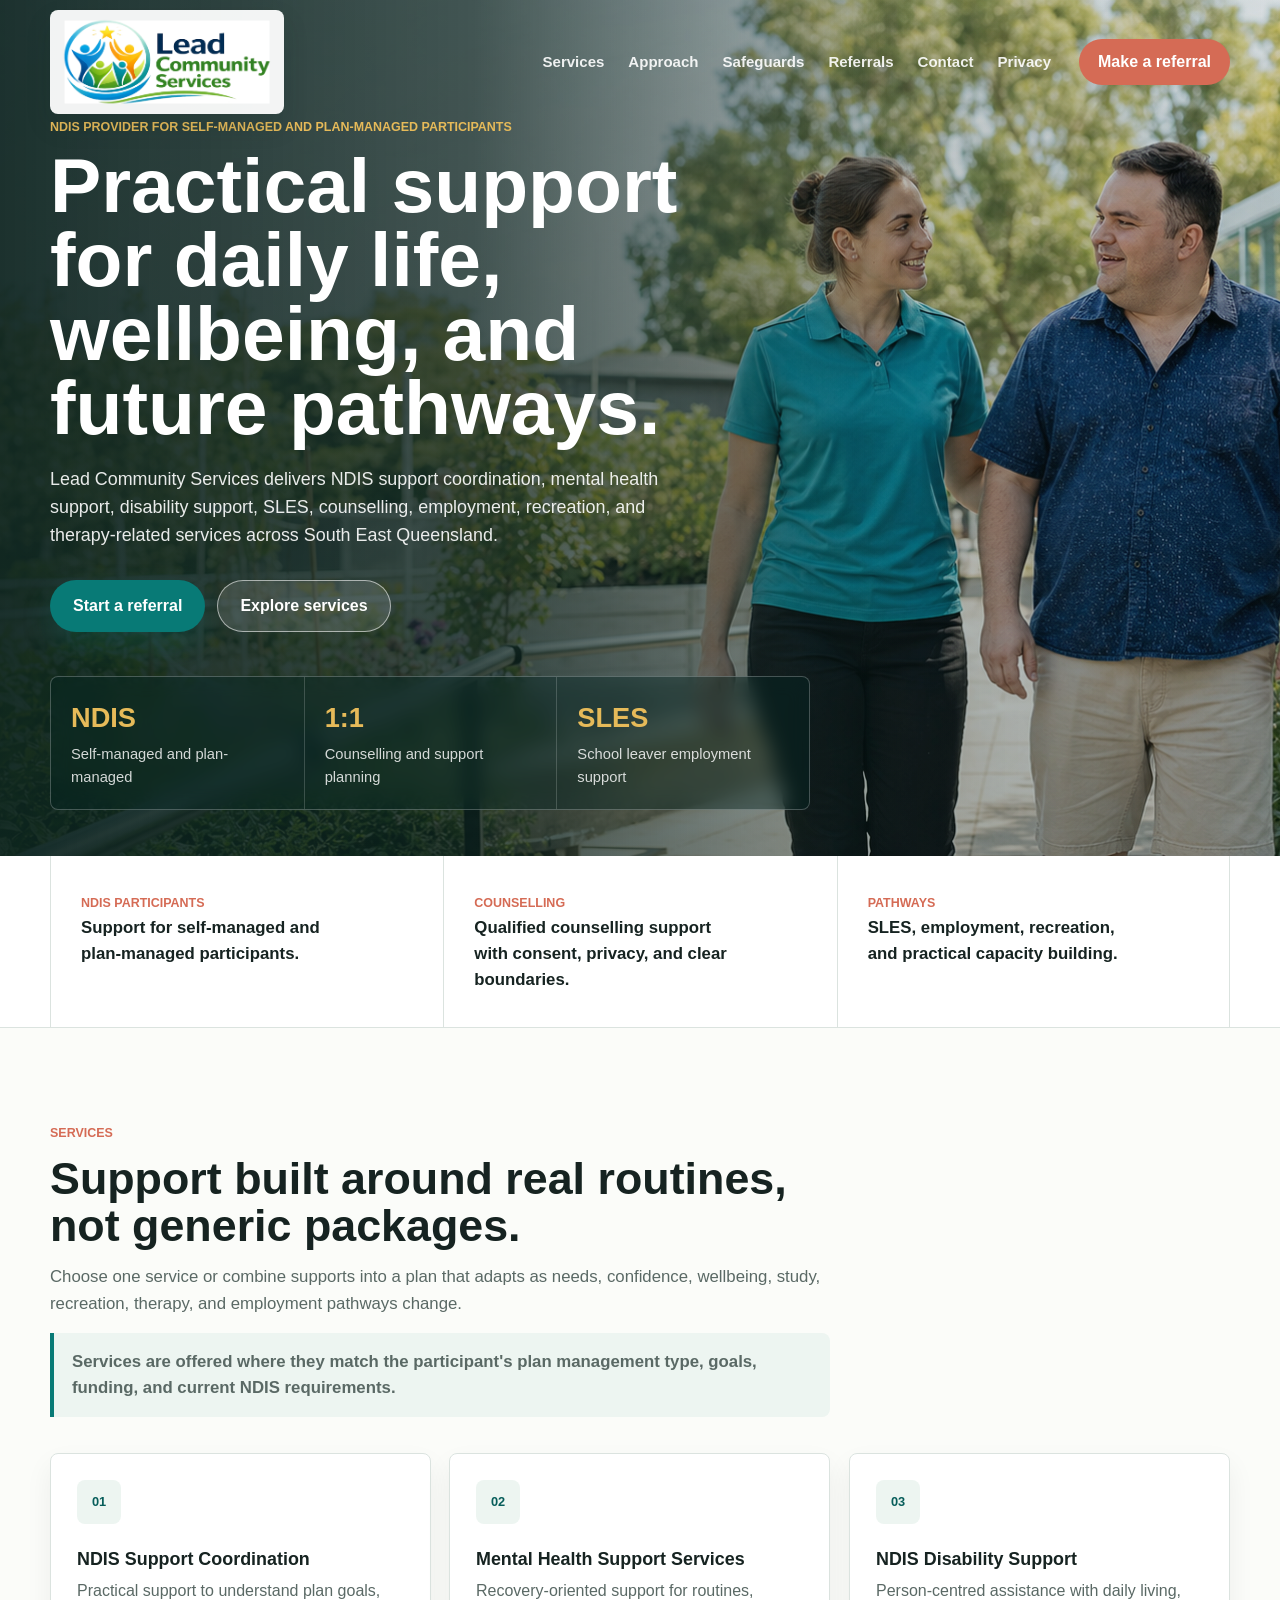
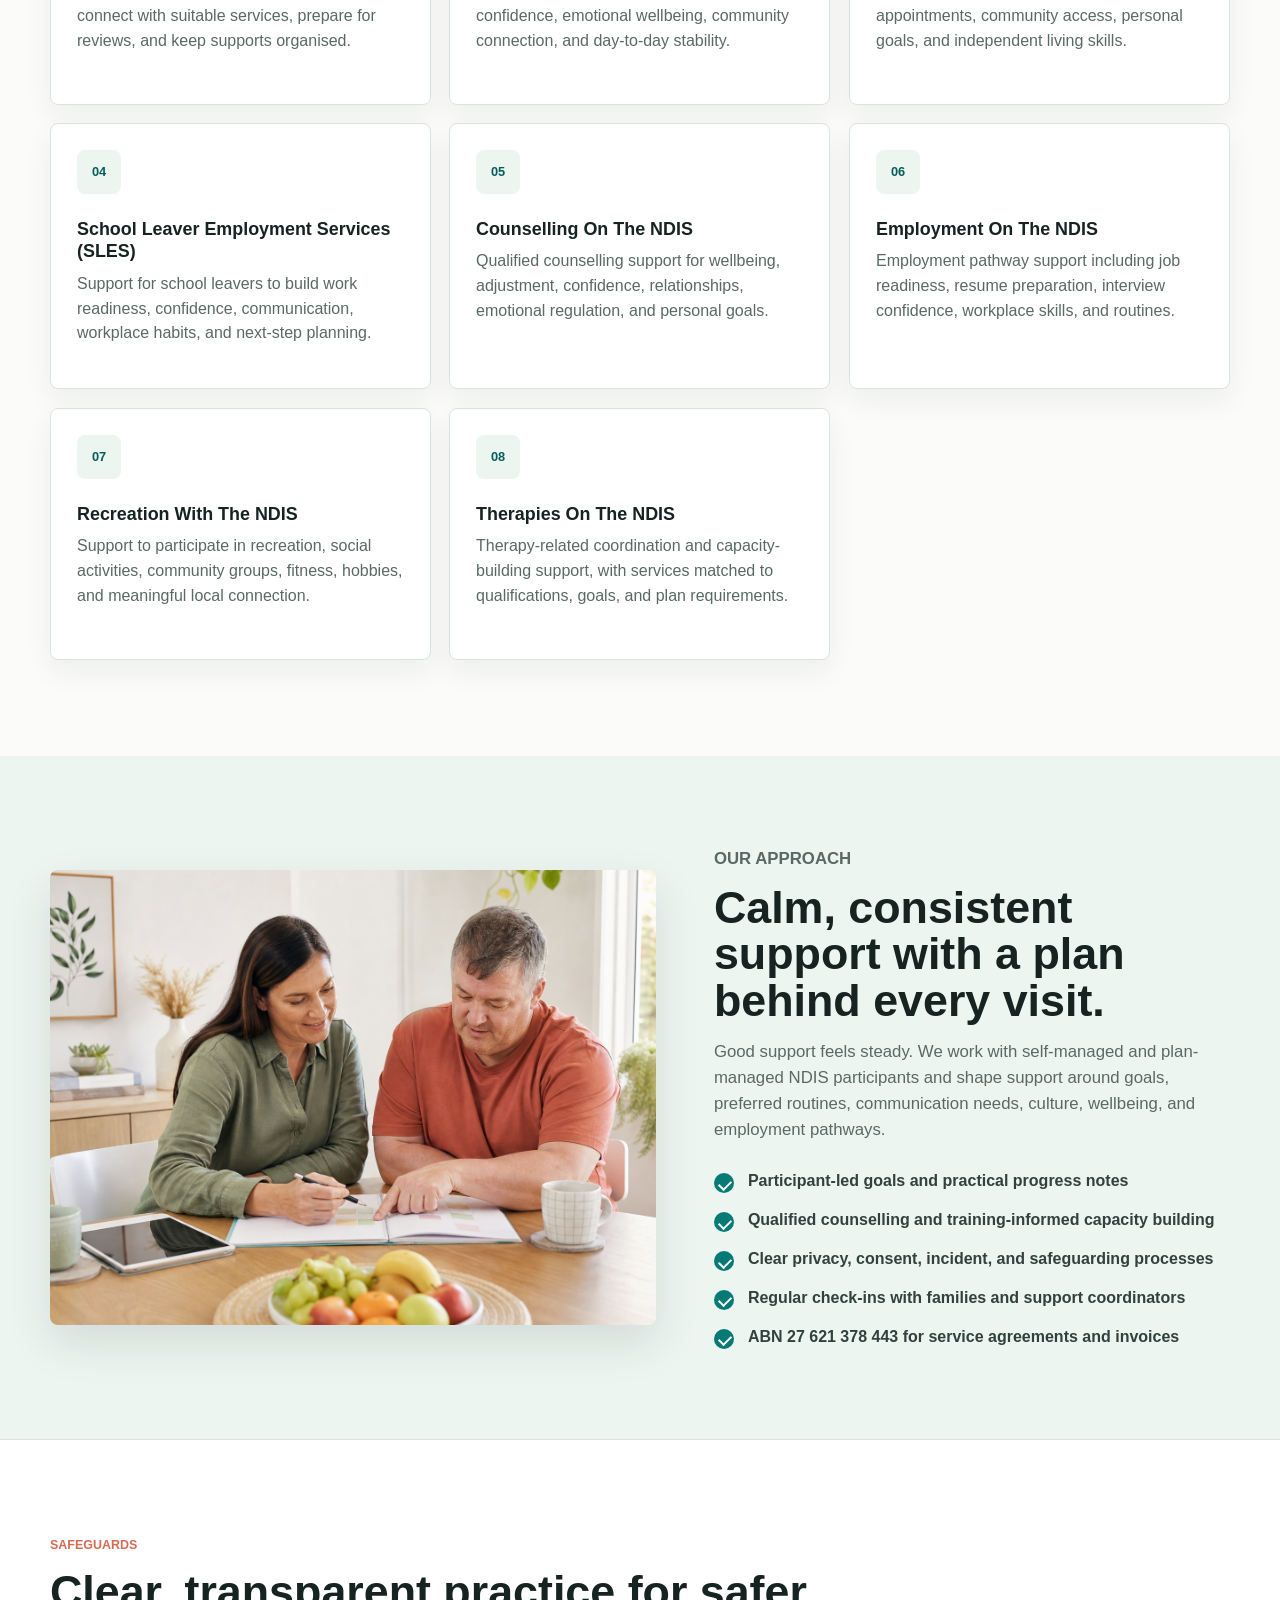
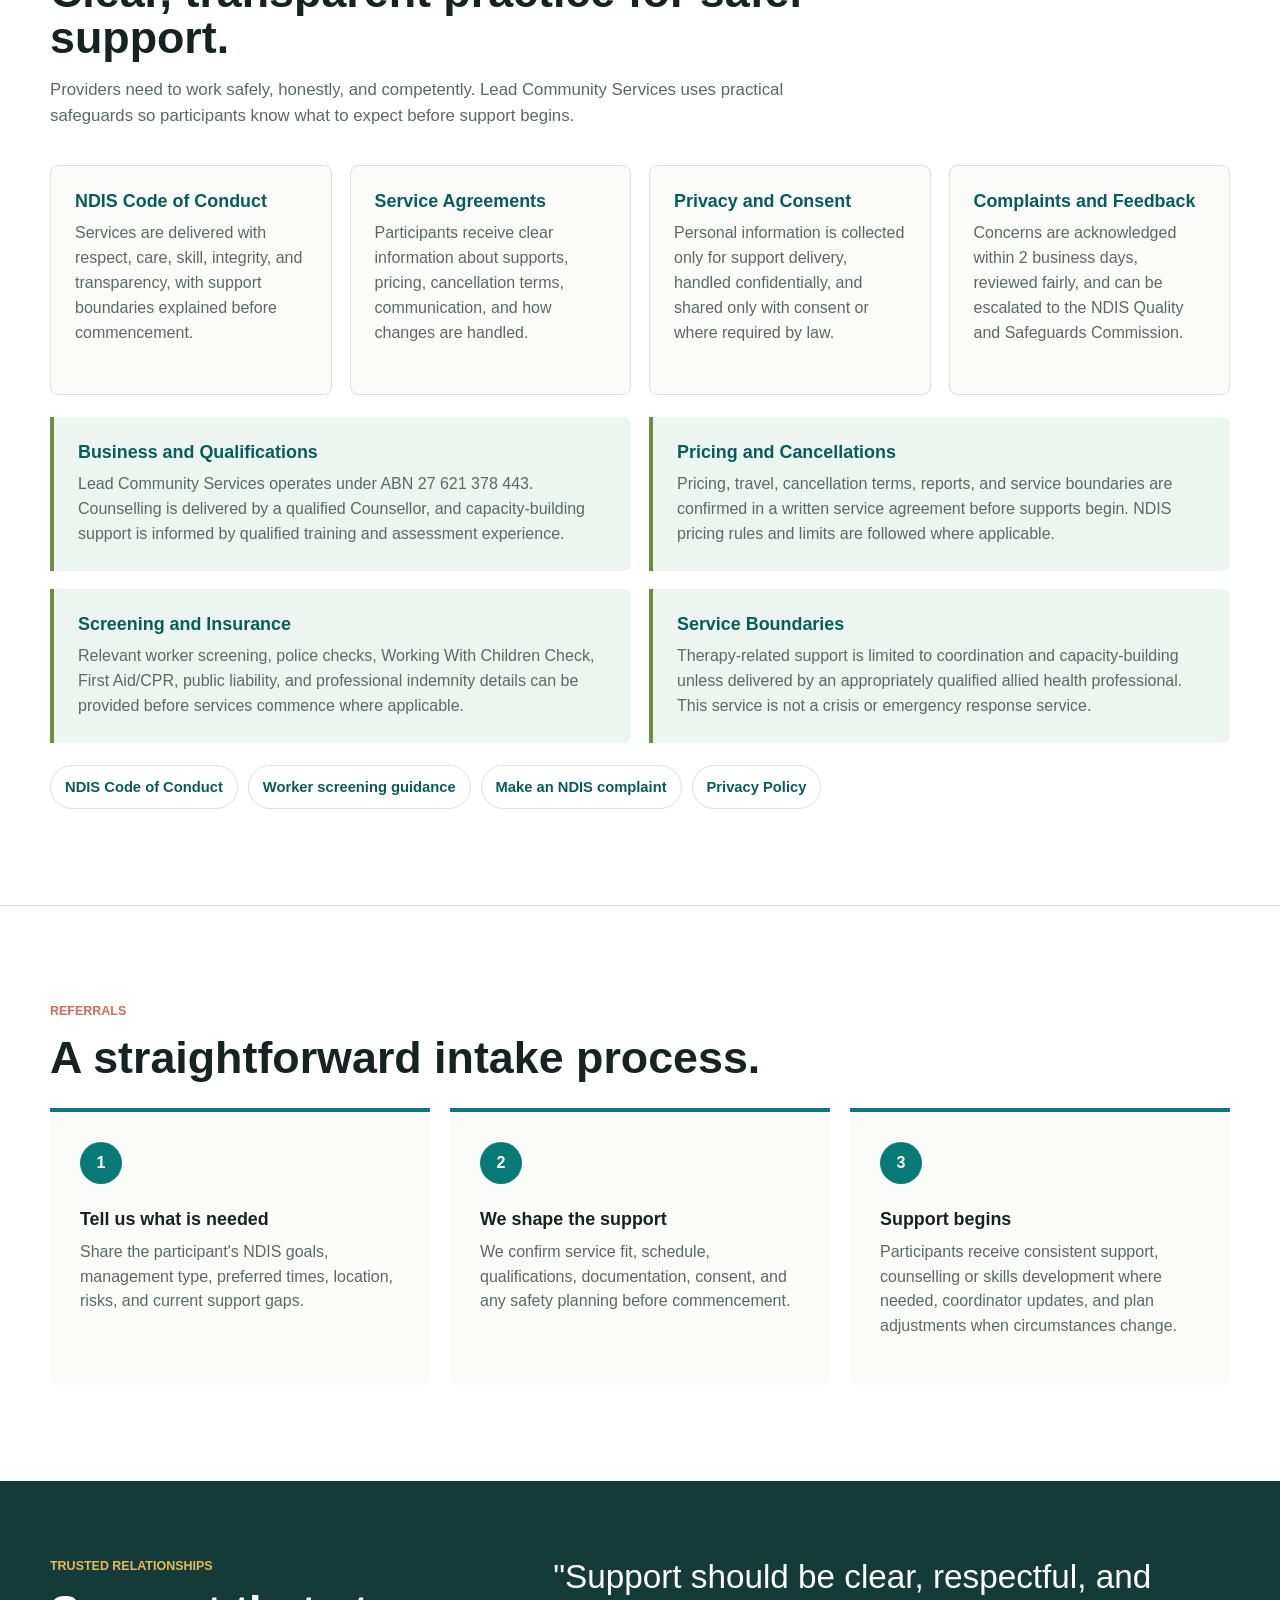
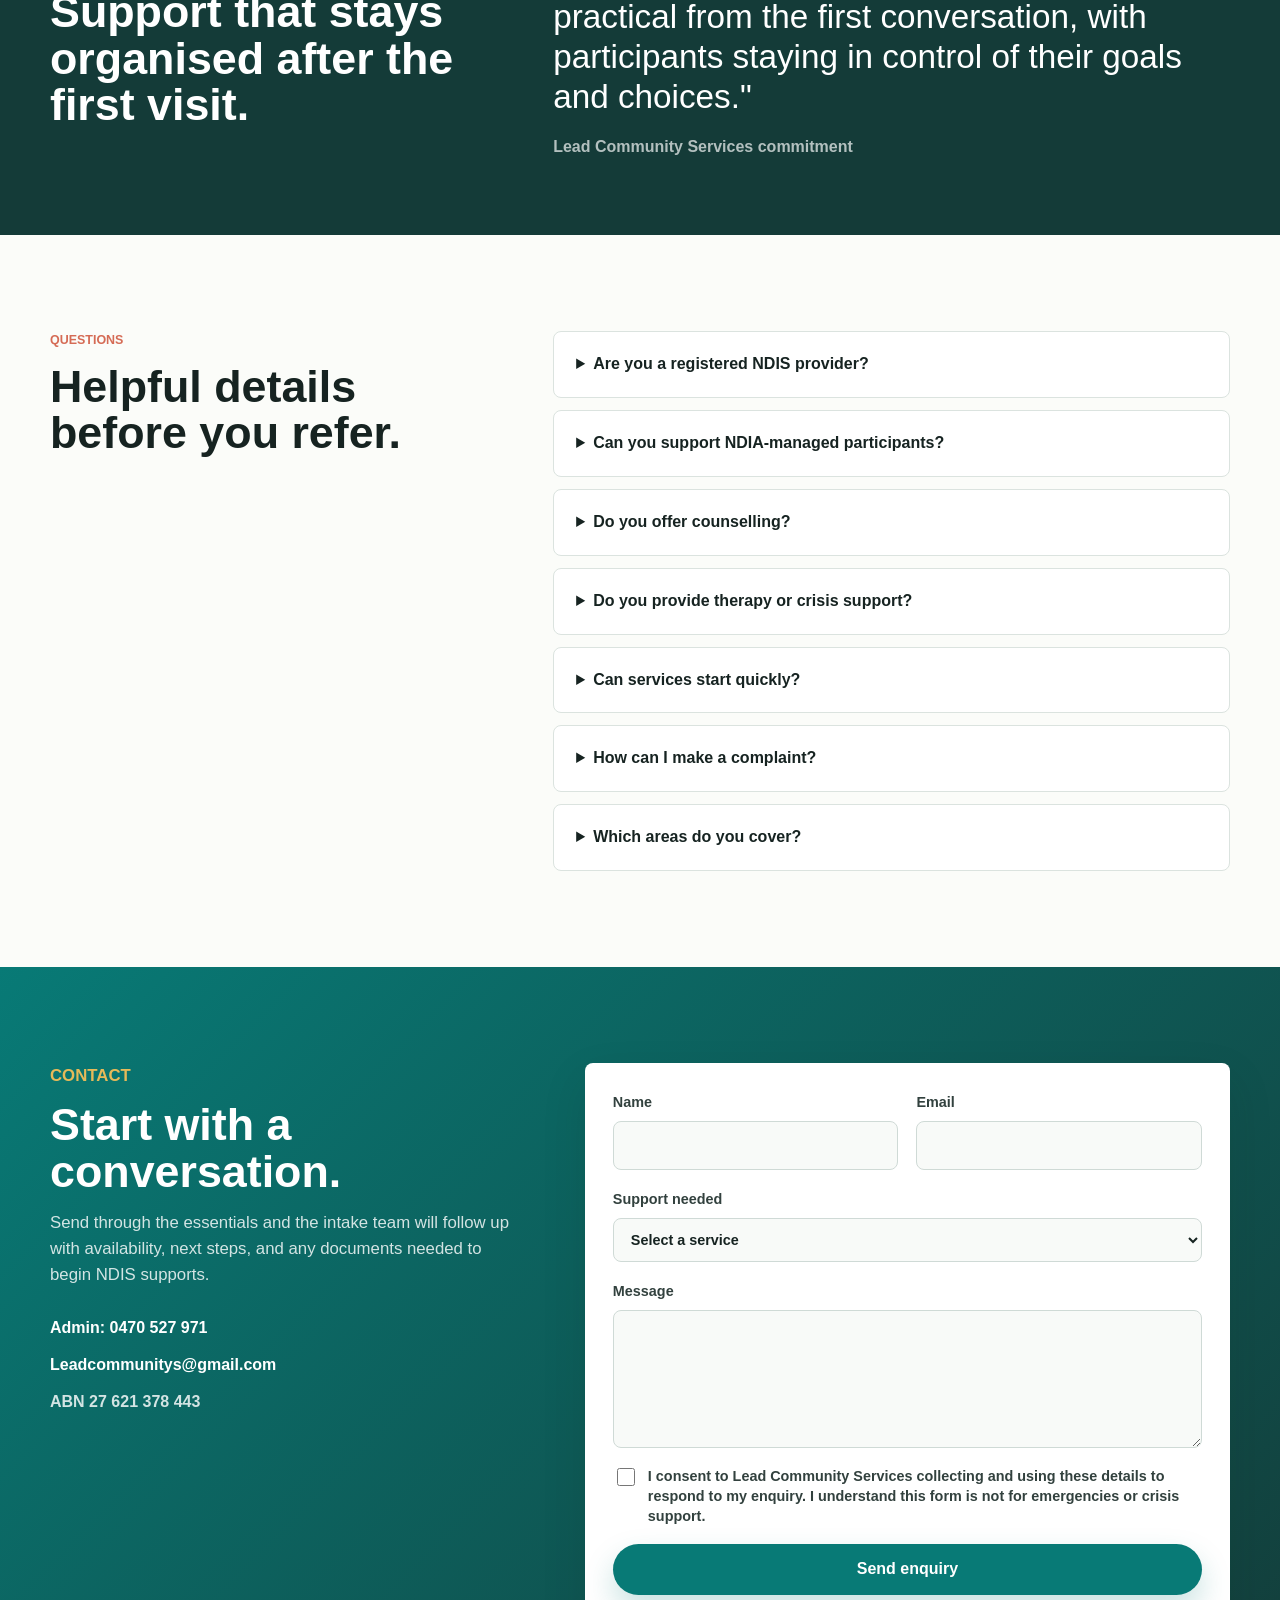
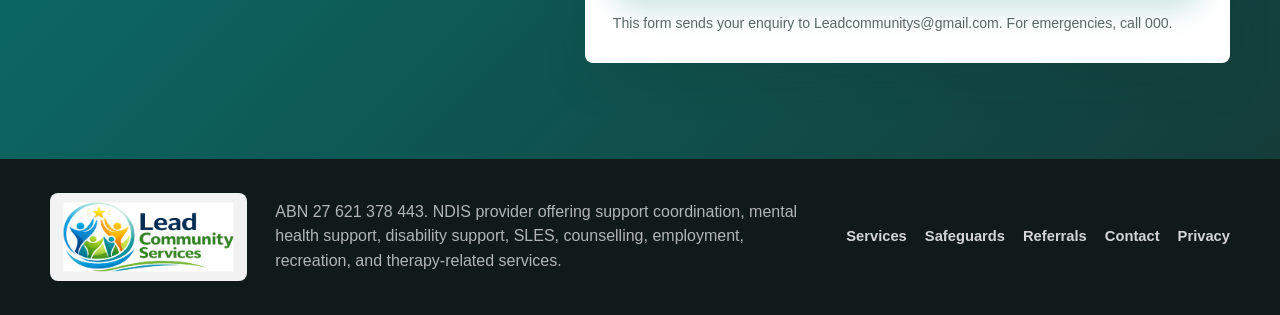
<file: index.html>
<!doctype html>
<html lang="en-AU">
  <head>
    <meta charset="utf-8">
    <meta name="viewport" content="width=device-width, initial-scale=1">
    <title>Lead Community Services | NDIS Provider</title>
    <meta
      name="description"
      content="Lead Community Services is an NDIS provider offering support coordination, mental health support, disability support, SLES, counselling, employment, recreation, and therapy-related NDIS services across South East Queensland."
    >
    <link rel="preload" href="assets/community-hero.png" as="image">
    <link rel="preload" href="assets/lead-community-services-logo.png" as="image">
    <link rel="icon" href="assets/lead-community-services-logo.png">
    <link rel="apple-touch-icon" href="assets/lead-community-services-logo.png">
    <link rel="stylesheet" href="styles.css">
  </head>
  <body>
    <a class="skip-link" href="#main">Skip to content</a>

    <header class="site-header" data-header>
      <div class="container header-inner">
        <a class="brand" href="#top" aria-label="Lead Community Services home">
          <img class="brand-logo" src="assets/lead-community-services-logo.png" alt="Lead Community Services">
        </a>

        <button class="nav-toggle" type="button" aria-label="Open menu" aria-expanded="false" data-nav-toggle>
          <span></span>
          <span></span>
          <span></span>
        </button>

        <nav class="site-nav" aria-label="Primary navigation" data-nav>
          <a href="#services">Services</a>
          <a href="#approach">Approach</a>
          <a href="#safeguards">Safeguards</a>
          <a href="#referrals">Referrals</a>
          <a href="#contact">Contact</a>
          <a href="privacy.html">Privacy</a>
        </nav>

        <a class="header-action" href="#contact">Make a referral</a>
      </div>
    </header>

    <main id="main">
      <section class="hero" id="top" aria-labelledby="hero-title">
        <img class="hero-image" src="assets/community-hero.png" alt="Support worker walking with a participant in a sunny accessible community garden">
        <div class="hero-overlay"></div>
        <div class="container hero-content">
          <p class="eyebrow">NDIS provider for self-managed and plan-managed participants</p>
          <h1 id="hero-title">Practical support for daily life, wellbeing, and future pathways.</h1>
          <p class="hero-copy">
            Lead Community Services delivers NDIS support coordination, mental health support, disability support, SLES, counselling, employment, recreation, and therapy-related services across South East Queensland.
          </p>
          <div class="hero-actions">
            <a class="button primary" href="#contact">Start a referral</a>
            <a class="button secondary" href="#services">Explore services</a>
          </div>
          <dl class="hero-stats" aria-label="Service highlights">
            <div>
              <dt>NDIS</dt>
              <dd>Self-managed and plan-managed</dd>
            </div>
            <div>
              <dt>1:1</dt>
              <dd>Counselling and support planning</dd>
            </div>
            <div>
              <dt>SLES</dt>
              <dd>School leaver employment support</dd>
            </div>
          </dl>
        </div>
      </section>

      <section class="trust-band" aria-label="Who we support">
        <div class="container trust-grid">
          <div>
            <span class="mini-label">NDIS participants</span>
            <strong>Support for self-managed and plan-managed participants.</strong>
          </div>
          <div>
            <span class="mini-label">Counselling</span>
            <strong>Qualified counselling support with consent, privacy, and clear boundaries.</strong>
          </div>
          <div>
            <span class="mini-label">Pathways</span>
            <strong>SLES, employment, recreation, and practical capacity building.</strong>
          </div>
        </div>
      </section>

      <section class="section services-section" id="services" aria-labelledby="services-title">
        <div class="container">
          <div class="section-heading">
            <p class="eyebrow">Services</p>
            <h2 id="services-title">Support built around real routines, not generic packages.</h2>
            <p>
              Choose one service or combine supports into a plan that adapts as needs, confidence, wellbeing, study, recreation, therapy, and employment pathways change.
            </p>
            <p class="compliance-note">
              Services are offered where they match the participant's plan management type, goals, funding, and current NDIS requirements.
            </p>
          </div>

          <div class="service-grid">
            <article class="service-card">
              <span class="card-icon" aria-hidden="true">01</span>
              <h3>NDIS Support Coordination</h3>
              <p>Practical support to understand plan goals, connect with suitable services, prepare for reviews, and keep supports organised.</p>
            </article>
            <article class="service-card">
              <span class="card-icon" aria-hidden="true">02</span>
              <h3>Mental Health Support Services</h3>
              <p>Recovery-oriented support for routines, confidence, emotional wellbeing, community connection, and day-to-day stability.</p>
            </article>
            <article class="service-card">
              <span class="card-icon" aria-hidden="true">03</span>
              <h3>NDIS Disability Support</h3>
              <p>Person-centred assistance with daily living, appointments, community access, personal goals, and independent living skills.</p>
            </article>
            <article class="service-card">
              <span class="card-icon" aria-hidden="true">04</span>
              <h3>School Leaver Employment Services (SLES)</h3>
              <p>Support for school leavers to build work readiness, confidence, communication, workplace habits, and next-step planning.</p>
            </article>
            <article class="service-card">
              <span class="card-icon" aria-hidden="true">05</span>
              <h3>Counselling On The NDIS</h3>
              <p>Qualified counselling support for wellbeing, adjustment, confidence, relationships, emotional regulation, and personal goals.</p>
            </article>
            <article class="service-card">
              <span class="card-icon" aria-hidden="true">06</span>
              <h3>Employment On The NDIS</h3>
              <p>Employment pathway support including job readiness, resume preparation, interview confidence, workplace skills, and routines.</p>
            </article>
            <article class="service-card">
              <span class="card-icon" aria-hidden="true">07</span>
              <h3>Recreation With The NDIS</h3>
              <p>Support to participate in recreation, social activities, community groups, fitness, hobbies, and meaningful local connection.</p>
            </article>
            <article class="service-card">
              <span class="card-icon" aria-hidden="true">08</span>
              <h3>Therapies On The NDIS</h3>
              <p>Therapy-related coordination and capacity-building support, with services matched to qualifications, goals, and plan requirements.</p>
            </article>
          </div>
        </div>
      </section>

      <section class="split-section" id="approach" aria-labelledby="approach-title">
        <div class="container split-grid">
          <div class="image-panel">
            <img src="assets/support-planning.png" alt="Support worker and participant planning weekly activities at a bright kitchen table">
          </div>
          <div class="split-copy">
            <p class="eyebrow">Our approach</p>
            <h2 id="approach-title">Calm, consistent support with a plan behind every visit.</h2>
            <p>
              Good support feels steady. We work with self-managed and plan-managed NDIS participants and shape support around goals, preferred routines, communication needs, culture, wellbeing, and employment pathways.
            </p>
            <ul class="check-list">
              <li>Participant-led goals and practical progress notes</li>
              <li>Qualified counselling and training-informed capacity building</li>
              <li>Clear privacy, consent, incident, and safeguarding processes</li>
              <li>Regular check-ins with families and support coordinators</li>
              <li>ABN 27 621 378 443 for service agreements and invoices</li>
            </ul>
          </div>
        </div>
      </section>

      <section class="section safeguards-section" id="safeguards" aria-labelledby="safeguards-title">
        <div class="container">
          <div class="section-heading">
            <p class="eyebrow">Safeguards</p>
            <h2 id="safeguards-title">Clear, transparent practice for safer support.</h2>
            <p>
              Providers need to work safely, honestly, and competently. Lead Community Services uses practical safeguards so participants know what to expect before support begins.
            </p>
          </div>

          <div class="safeguards-grid">
            <article>
              <h3>NDIS Code of Conduct</h3>
              <p>Services are delivered with respect, care, skill, integrity, and transparency, with support boundaries explained before commencement.</p>
            </article>
            <article>
              <h3>Service Agreements</h3>
              <p>Participants receive clear information about supports, pricing, cancellation terms, communication, and how changes are handled.</p>
            </article>
            <article>
              <h3>Privacy and Consent</h3>
              <p>Personal information is collected only for support delivery, handled confidentially, and shared only with consent or where required by law.</p>
            </article>
            <article>
              <h3>Complaints and Feedback</h3>
              <p>Concerns are acknowledged within 2 business days, reviewed fairly, and can be escalated to the NDIS Quality and Safeguards Commission.</p>
            </article>
          </div>

          <div class="practice-panel">
            <div>
              <h3>Business and Qualifications</h3>
              <p>Lead Community Services operates under ABN 27 621 378 443. Counselling is delivered by a qualified Counsellor, and capacity-building support is informed by qualified training and assessment experience.</p>
            </div>
            <div>
              <h3>Pricing and Cancellations</h3>
              <p>Pricing, travel, cancellation terms, reports, and service boundaries are confirmed in a written service agreement before supports begin. NDIS pricing rules and limits are followed where applicable.</p>
            </div>
            <div>
              <h3>Screening and Insurance</h3>
              <p>Relevant worker screening, police checks, Working With Children Check, First Aid/CPR, public liability, and professional indemnity details can be provided before services commence where applicable.</p>
            </div>
            <div>
              <h3>Service Boundaries</h3>
              <p>Therapy-related support is limited to coordination and capacity-building unless delivered by an appropriately qualified allied health professional. This service is not a crisis or emergency response service.</p>
            </div>
          </div>

          <div class="resource-links" aria-label="Compliance resources">
            <a href="https://www.ndiscommission.gov.au/rules-and-standards/ndis-code-conduct" target="_blank" rel="noopener">NDIS Code of Conduct</a>
            <a href="https://www.ndiscommission.gov.au/workforce/worker-screening" target="_blank" rel="noopener">Worker screening guidance</a>
            <a href="https://www.ndiscommission.gov.au/complaints/report" target="_blank" rel="noopener">Make an NDIS complaint</a>
            <a href="privacy.html">Privacy Policy</a>
          </div>
        </div>
      </section>

      <section class="section process-section" id="referrals" aria-labelledby="referrals-title">
        <div class="container">
          <div class="section-heading compact">
            <p class="eyebrow">Referrals</p>
            <h2 id="referrals-title">A straightforward intake process.</h2>
          </div>
          <div class="process-grid">
            <article>
              <span>1</span>
              <h3>Tell us what is needed</h3>
              <p>Share the participant's NDIS goals, management type, preferred times, location, risks, and current support gaps.</p>
            </article>
            <article>
              <span>2</span>
              <h3>We shape the support</h3>
              <p>We confirm service fit, schedule, qualifications, documentation, consent, and any safety planning before commencement.</p>
            </article>
            <article>
              <span>3</span>
              <h3>Support begins</h3>
              <p>Participants receive consistent support, counselling or skills development where needed, coordinator updates, and plan adjustments when circumstances change.</p>
            </article>
          </div>
        </div>
      </section>

      <section class="testimonial-band" aria-labelledby="testimonial-title">
        <div class="container testimonial-inner">
          <div>
            <p class="eyebrow">Trusted relationships</p>
            <h2 id="testimonial-title">Support that stays organised after the first visit.</h2>
          </div>
          <figure>
            <blockquote>
              "Support should be clear, respectful, and practical from the first conversation, with participants staying in control of their goals and choices."
            </blockquote>
            <figcaption>Lead Community Services commitment</figcaption>
          </figure>
        </div>
      </section>

      <section class="section faq-section" aria-labelledby="faq-title">
        <div class="container faq-grid">
          <div>
            <p class="eyebrow">Questions</p>
            <h2 id="faq-title">Helpful details before you refer.</h2>
          </div>
          <div class="faq-list">
            <details>
              <summary>Are you a registered NDIS provider?</summary>
              <p>Lead Community Services is an NDIS provider. We can work with self-managed and plan-managed participants where the requested support matches the participant's plan, funding, and current NDIS requirements.</p>
            </details>
            <details>
              <summary>Can you support NDIA-managed participants?</summary>
              <p>Lead Community Services is positioned for self-managed and plan-managed participants. NDIA-managed participants may need to use providers that meet their plan requirements.</p>
            </details>
            <details>
              <summary>Do you offer counselling?</summary>
              <p>Yes. Counselling services are available and delivered by a qualified Counsellor, with support shaped around participant wellbeing and personal goals.</p>
            </details>
            <details>
              <summary>Do you provide therapy or crisis support?</summary>
              <p>Therapy-related services are limited to coordination and capacity-building unless delivered by an appropriately qualified allied health professional. Lead Community Services is not an emergency or crisis response service. In an emergency, call 000.</p>
            </details>
            <details>
              <summary>Can services start quickly?</summary>
              <p>Often, yes. Start dates depend on the support type, location, qualifications required, service agreement, consent, and any required risk or health documentation.</p>
            </details>
            <details>
              <summary>How can I make a complaint?</summary>
              <p>You can raise concerns directly with Lead Community Services by phone or email. Complaints are acknowledged within 2 business days, reviewed fairly, and handled without retaliation or changes to support because a concern was raised. You can also contact the NDIS Quality and Safeguards Commission if the concern relates to NDIS-funded supports.</p>
            </details>
            <details>
              <summary>Which areas do you cover?</summary>
              <p>Lead Community Services is positioned for Brisbane, Logan, Ipswich, Moreton Bay, and nearby South East Queensland communities.</p>
            </details>
          </div>
        </div>
      </section>

      <section class="contact-section" id="contact" aria-labelledby="contact-title">
        <div class="container contact-grid">
          <div class="contact-copy">
            <p class="eyebrow">Contact</p>
            <h2 id="contact-title">Start with a conversation.</h2>
            <p>
              Send through the essentials and the intake team will follow up with availability, next steps, and any documents needed to begin NDIS supports.
            </p>
            <div class="contact-methods">
              <a href="tel:+61470527971" aria-label="Call Admin at Lead Community Services">Admin: 0470 527 971</a>
              <a href="mailto:Leadcommunitys@gmail.com">Leadcommunitys@gmail.com</a>
              <span>ABN 27 621 378 443</span>
            </div>
          </div>

          <form class="referral-form" action="https://formsubmit.co/Leadcommunitys@gmail.com" method="post" data-form>
            <input type="hidden" name="_subject" value="Website enquiry - Lead Community Services">
            <input type="hidden" name="_template" value="table">
            <input type="hidden" name="_captcha" value="false">
            <label>
              Name
              <input type="text" name="name" autocomplete="name" required>
            </label>
            <label>
              Email
              <input type="email" name="email" autocomplete="email" required>
            </label>
            <label>
              Support needed
              <select name="service" required>
                <option value="">Select a service</option>
                <option>NDIS Support Coordination</option>
                <option>Mental Health Support Services</option>
                <option>NDIS Disability Support</option>
                <option>School Leaver Employment Services (SLES)</option>
                <option>Counselling On The NDIS</option>
                <option>Employment On The NDIS</option>
                <option>Recreation With The NDIS</option>
                <option>Therapies On The NDIS</option>
              </select>
            </label>
            <label>
              Message
              <textarea name="message" rows="5" required></textarea>
            </label>
            <label class="consent-field">
              <input type="checkbox" name="consent" required>
              <span>I consent to Lead Community Services collecting and using these details to respond to my enquiry. I understand this form is not for emergencies or crisis support.</span>
            </label>
            <button class="button primary form-button" type="submit">Send enquiry</button>
            <p class="form-note" data-form-note aria-live="polite">This form sends your enquiry to Leadcommunitys@gmail.com. For emergencies, call 000.</p>
          </form>
        </div>
      </section>
    </main>

    <footer class="site-footer">
      <div class="container footer-inner">
        <a class="brand footer-brand" href="#top" aria-label="Lead Community Services home">
          <img class="brand-logo" src="assets/lead-community-services-logo.png" alt="Lead Community Services">
        </a>
        <p>ABN 27 621 378 443. NDIS provider offering support coordination, mental health support, disability support, SLES, counselling, employment, recreation, and therapy-related services.</p>
        <div class="footer-links">
          <a href="#services">Services</a>
          <a href="#safeguards">Safeguards</a>
          <a href="#referrals">Referrals</a>
          <a href="#contact">Contact</a>
          <a href="privacy.html">Privacy</a>
        </div>
      </div>
    </footer>

    <script src="script.js"></script>
  </body>
</html>
</file>
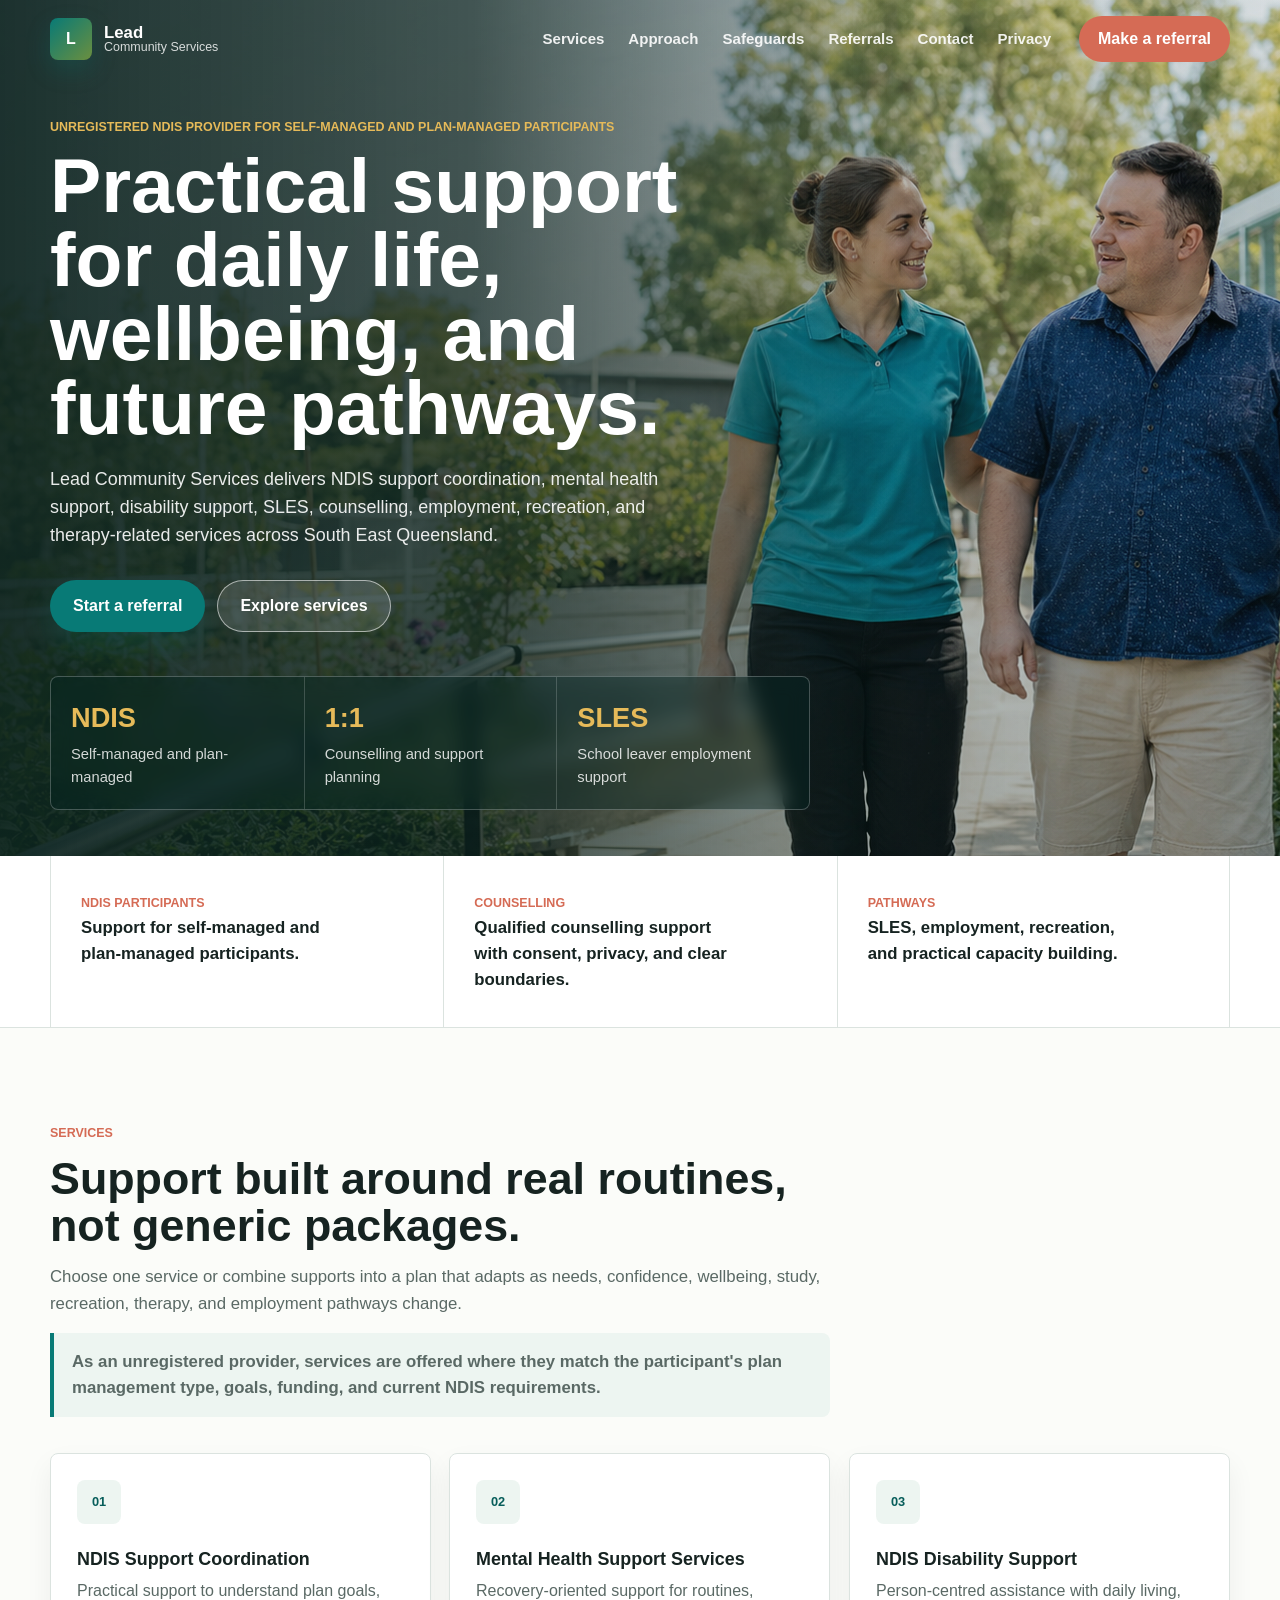
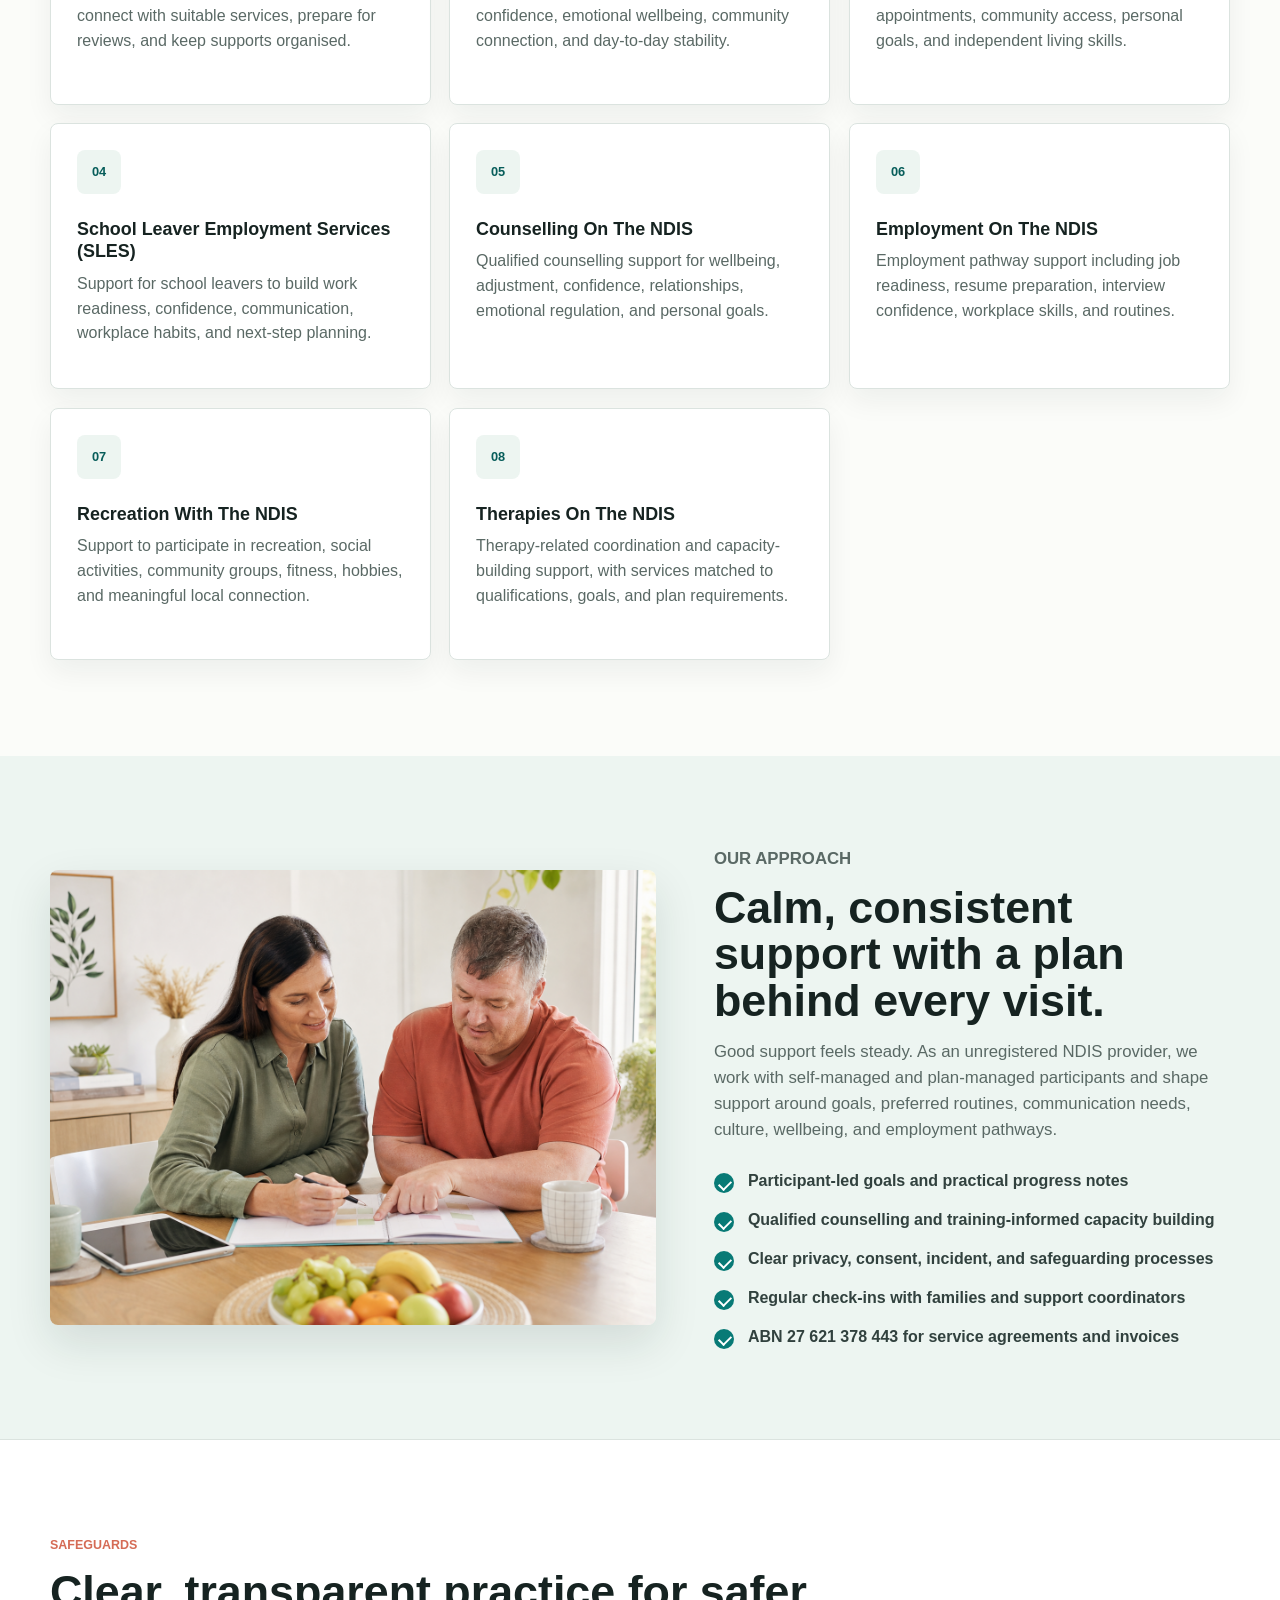
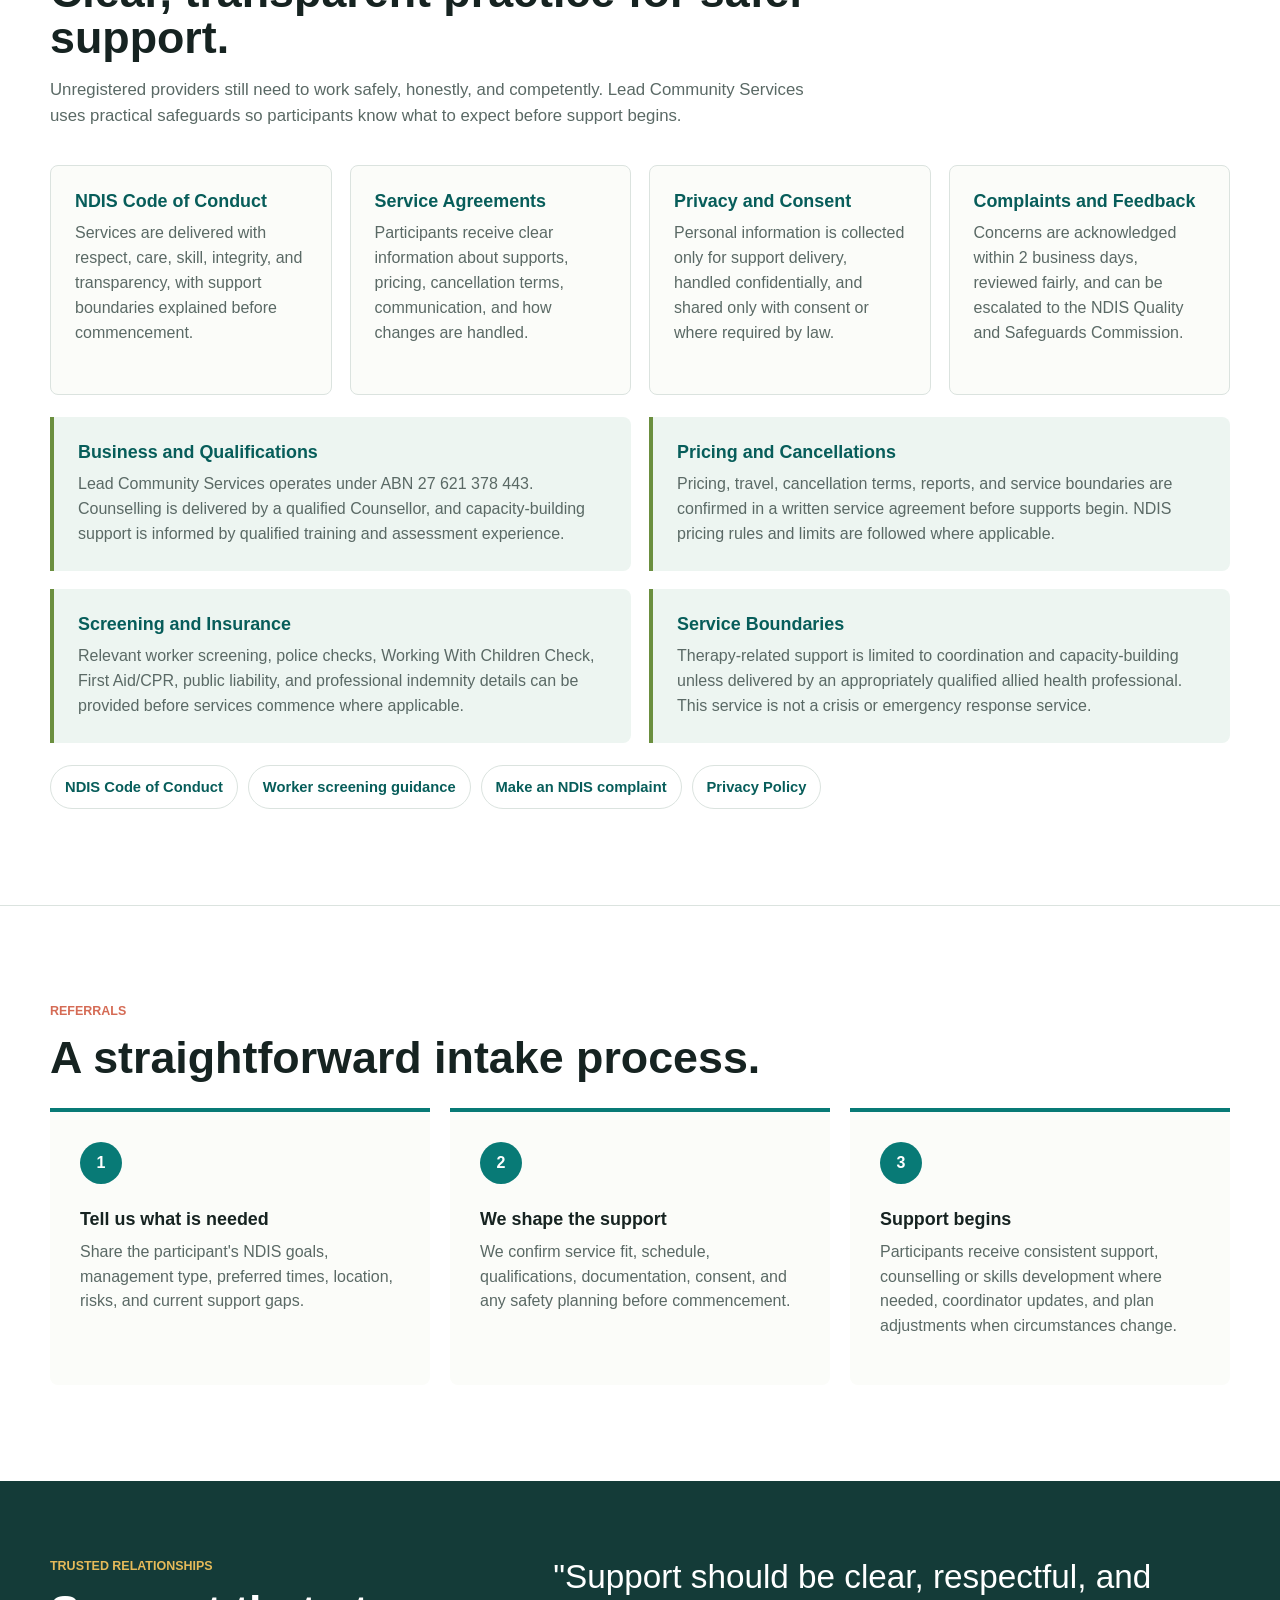
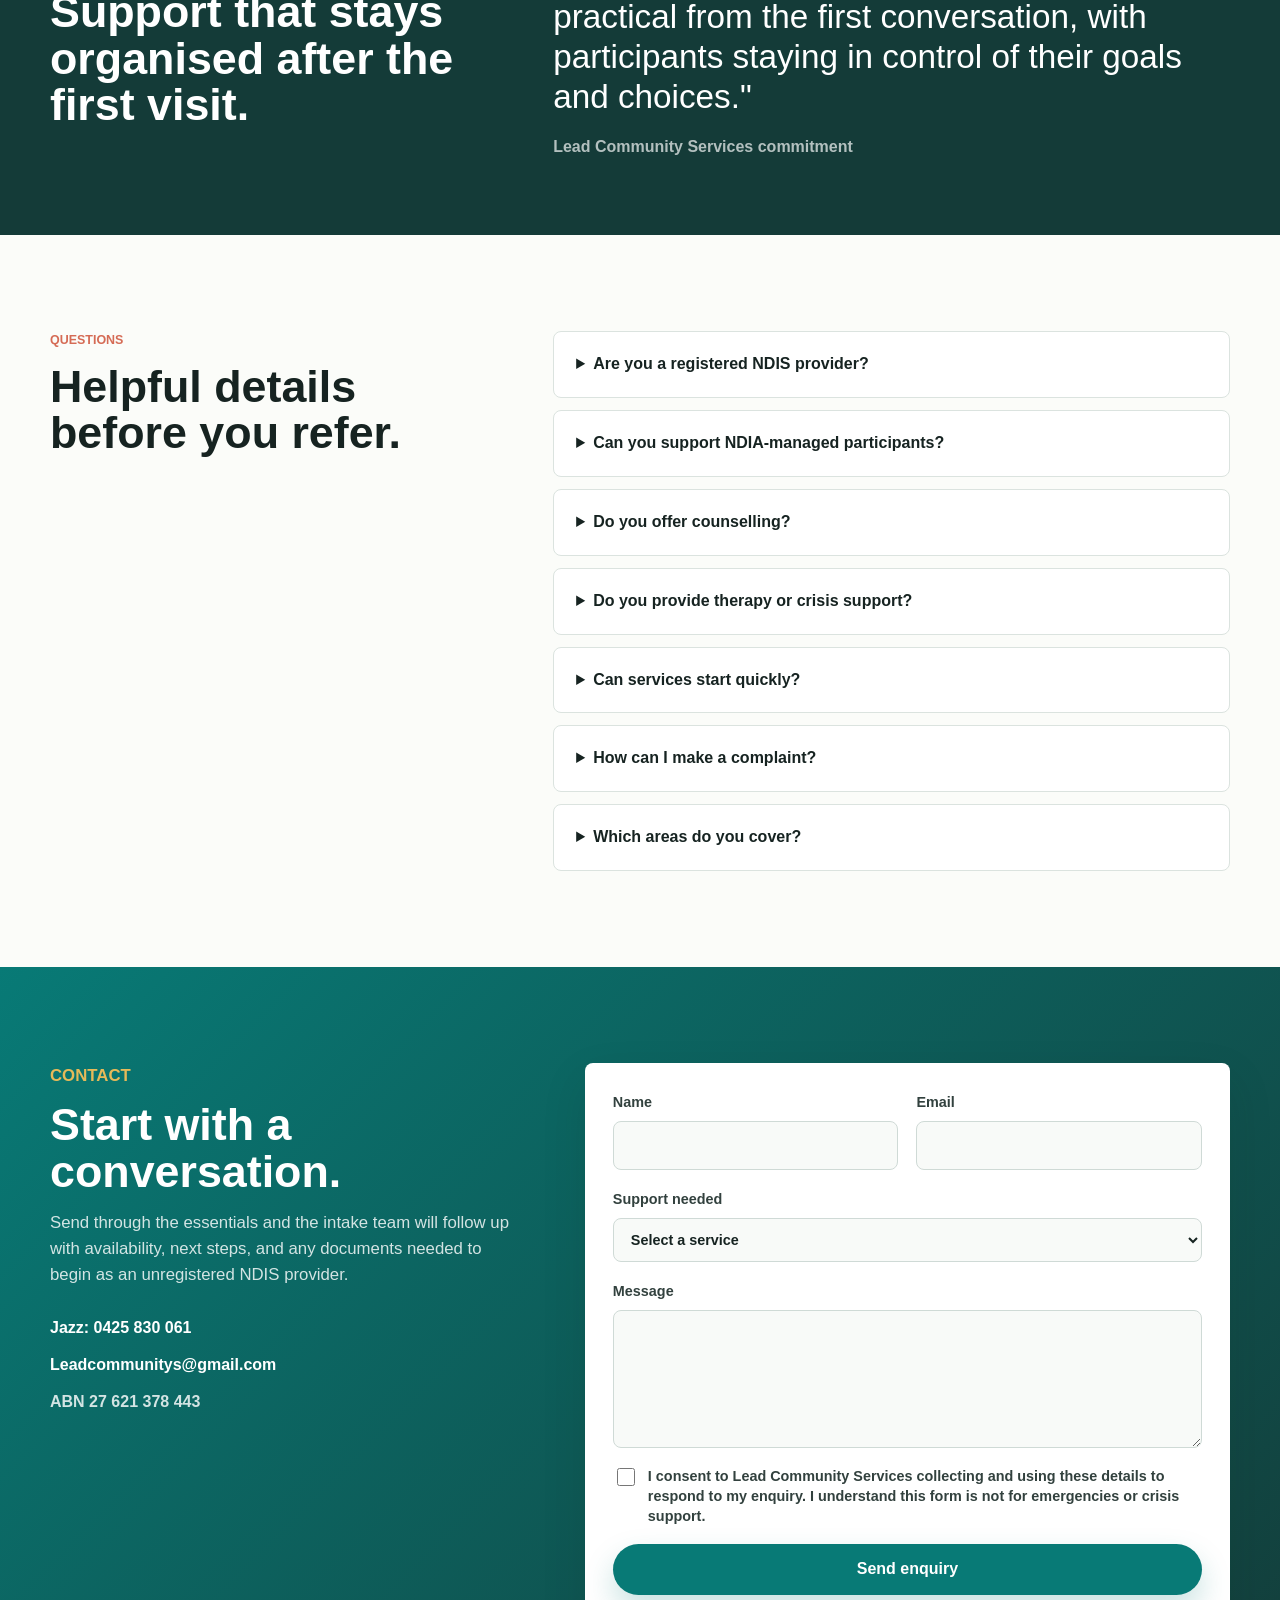
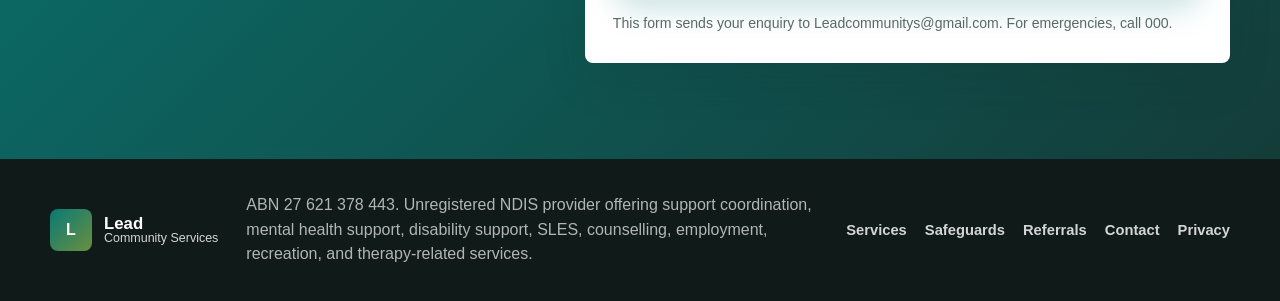
<file: lead-community-services/index.html>
<!doctype html>
<html lang="en-AU">
  <head>
    <meta charset="utf-8">
    <meta name="viewport" content="width=device-width, initial-scale=1">
    <title>Lead Community Services | Unregistered NDIS Provider</title>
    <meta
      name="description"
      content="Lead Community Services is an unregistered NDIS provider offering support coordination, mental health support, disability support, SLES, counselling, employment, recreation, and therapy-related NDIS services across South East Queensland."
    >
    <link rel="preload" href="assets/community-hero.png" as="image">
    <link rel="stylesheet" href="styles.css">
  </head>
  <body>
    <a class="skip-link" href="#main">Skip to content</a>

    <header class="site-header" data-header>
      <div class="container header-inner">
        <a class="brand" href="#top" aria-label="Lead Community Services home">
          <span class="brand-mark" aria-hidden="true">L</span>
          <span>
            <strong>Lead</strong>
            <span>Community Services</span>
          </span>
        </a>

        <button class="nav-toggle" type="button" aria-label="Open menu" aria-expanded="false" data-nav-toggle>
          <span></span>
          <span></span>
          <span></span>
        </button>

        <nav class="site-nav" aria-label="Primary navigation" data-nav>
          <a href="#services">Services</a>
          <a href="#approach">Approach</a>
          <a href="#safeguards">Safeguards</a>
          <a href="#referrals">Referrals</a>
          <a href="#contact">Contact</a>
          <a href="privacy.html">Privacy</a>
        </nav>

        <a class="header-action" href="#contact">Make a referral</a>
      </div>
    </header>

    <main id="main">
      <section class="hero" id="top" aria-labelledby="hero-title">
        <img class="hero-image" src="assets/community-hero.png" alt="Support worker walking with a participant in a sunny accessible community garden">
        <div class="hero-overlay"></div>
        <div class="container hero-content">
          <p class="eyebrow">Unregistered NDIS provider for self-managed and plan-managed participants</p>
          <h1 id="hero-title">Practical support for daily life, wellbeing, and future pathways.</h1>
          <p class="hero-copy">
            Lead Community Services delivers NDIS support coordination, mental health support, disability support, SLES, counselling, employment, recreation, and therapy-related services across South East Queensland.
          </p>
          <div class="hero-actions">
            <a class="button primary" href="#contact">Start a referral</a>
            <a class="button secondary" href="#services">Explore services</a>
          </div>
          <dl class="hero-stats" aria-label="Service highlights">
            <div>
              <dt>NDIS</dt>
              <dd>Self-managed and plan-managed</dd>
            </div>
            <div>
              <dt>1:1</dt>
              <dd>Counselling and support planning</dd>
            </div>
            <div>
              <dt>SLES</dt>
              <dd>School leaver employment support</dd>
            </div>
          </dl>
        </div>
      </section>

      <section class="trust-band" aria-label="Who we support">
        <div class="container trust-grid">
          <div>
            <span class="mini-label">NDIS participants</span>
            <strong>Support for self-managed and plan-managed participants.</strong>
          </div>
          <div>
            <span class="mini-label">Counselling</span>
            <strong>Qualified counselling support with consent, privacy, and clear boundaries.</strong>
          </div>
          <div>
            <span class="mini-label">Pathways</span>
            <strong>SLES, employment, recreation, and practical capacity building.</strong>
          </div>
        </div>
      </section>

      <section class="section services-section" id="services" aria-labelledby="services-title">
        <div class="container">
          <div class="section-heading">
            <p class="eyebrow">Services</p>
            <h2 id="services-title">Support built around real routines, not generic packages.</h2>
            <p>
              Choose one service or combine supports into a plan that adapts as needs, confidence, wellbeing, study, recreation, therapy, and employment pathways change.
            </p>
            <p class="compliance-note">
              As an unregistered provider, services are offered where they match the participant's plan management type, goals, funding, and current NDIS requirements.
            </p>
          </div>

          <div class="service-grid">
            <article class="service-card">
              <span class="card-icon" aria-hidden="true">01</span>
              <h3>NDIS Support Coordination</h3>
              <p>Practical support to understand plan goals, connect with suitable services, prepare for reviews, and keep supports organised.</p>
            </article>
            <article class="service-card">
              <span class="card-icon" aria-hidden="true">02</span>
              <h3>Mental Health Support Services</h3>
              <p>Recovery-oriented support for routines, confidence, emotional wellbeing, community connection, and day-to-day stability.</p>
            </article>
            <article class="service-card">
              <span class="card-icon" aria-hidden="true">03</span>
              <h3>NDIS Disability Support</h3>
              <p>Person-centred assistance with daily living, appointments, community access, personal goals, and independent living skills.</p>
            </article>
            <article class="service-card">
              <span class="card-icon" aria-hidden="true">04</span>
              <h3>School Leaver Employment Services (SLES)</h3>
              <p>Support for school leavers to build work readiness, confidence, communication, workplace habits, and next-step planning.</p>
            </article>
            <article class="service-card">
              <span class="card-icon" aria-hidden="true">05</span>
              <h3>Counselling On The NDIS</h3>
              <p>Qualified counselling support for wellbeing, adjustment, confidence, relationships, emotional regulation, and personal goals.</p>
            </article>
            <article class="service-card">
              <span class="card-icon" aria-hidden="true">06</span>
              <h3>Employment On The NDIS</h3>
              <p>Employment pathway support including job readiness, resume preparation, interview confidence, workplace skills, and routines.</p>
            </article>
            <article class="service-card">
              <span class="card-icon" aria-hidden="true">07</span>
              <h3>Recreation With The NDIS</h3>
              <p>Support to participate in recreation, social activities, community groups, fitness, hobbies, and meaningful local connection.</p>
            </article>
            <article class="service-card">
              <span class="card-icon" aria-hidden="true">08</span>
              <h3>Therapies On The NDIS</h3>
              <p>Therapy-related coordination and capacity-building support, with services matched to qualifications, goals, and plan requirements.</p>
            </article>
          </div>
        </div>
      </section>

      <section class="split-section" id="approach" aria-labelledby="approach-title">
        <div class="container split-grid">
          <div class="image-panel">
            <img src="assets/support-planning.png" alt="Support worker and participant planning weekly activities at a bright kitchen table">
          </div>
          <div class="split-copy">
            <p class="eyebrow">Our approach</p>
            <h2 id="approach-title">Calm, consistent support with a plan behind every visit.</h2>
            <p>
              Good support feels steady. As an unregistered NDIS provider, we work with self-managed and plan-managed participants and shape support around goals, preferred routines, communication needs, culture, wellbeing, and employment pathways.
            </p>
            <ul class="check-list">
              <li>Participant-led goals and practical progress notes</li>
              <li>Qualified counselling and training-informed capacity building</li>
              <li>Clear privacy, consent, incident, and safeguarding processes</li>
              <li>Regular check-ins with families and support coordinators</li>
              <li>ABN 27 621 378 443 for service agreements and invoices</li>
            </ul>
          </div>
        </div>
      </section>

      <section class="section safeguards-section" id="safeguards" aria-labelledby="safeguards-title">
        <div class="container">
          <div class="section-heading">
            <p class="eyebrow">Safeguards</p>
            <h2 id="safeguards-title">Clear, transparent practice for safer support.</h2>
            <p>
              Unregistered providers still need to work safely, honestly, and competently. Lead Community Services uses practical safeguards so participants know what to expect before support begins.
            </p>
          </div>

          <div class="safeguards-grid">
            <article>
              <h3>NDIS Code of Conduct</h3>
              <p>Services are delivered with respect, care, skill, integrity, and transparency, with support boundaries explained before commencement.</p>
            </article>
            <article>
              <h3>Service Agreements</h3>
              <p>Participants receive clear information about supports, pricing, cancellation terms, communication, and how changes are handled.</p>
            </article>
            <article>
              <h3>Privacy and Consent</h3>
              <p>Personal information is collected only for support delivery, handled confidentially, and shared only with consent or where required by law.</p>
            </article>
            <article>
              <h3>Complaints and Feedback</h3>
              <p>Concerns are acknowledged within 2 business days, reviewed fairly, and can be escalated to the NDIS Quality and Safeguards Commission.</p>
            </article>
          </div>

          <div class="practice-panel">
            <div>
              <h3>Business and Qualifications</h3>
              <p>Lead Community Services operates under ABN 27 621 378 443. Counselling is delivered by a qualified Counsellor, and capacity-building support is informed by qualified training and assessment experience.</p>
            </div>
            <div>
              <h3>Pricing and Cancellations</h3>
              <p>Pricing, travel, cancellation terms, reports, and service boundaries are confirmed in a written service agreement before supports begin. NDIS pricing rules and limits are followed where applicable.</p>
            </div>
            <div>
              <h3>Screening and Insurance</h3>
              <p>Relevant worker screening, police checks, Working With Children Check, First Aid/CPR, public liability, and professional indemnity details can be provided before services commence where applicable.</p>
            </div>
            <div>
              <h3>Service Boundaries</h3>
              <p>Therapy-related support is limited to coordination and capacity-building unless delivered by an appropriately qualified allied health professional. This service is not a crisis or emergency response service.</p>
            </div>
          </div>

          <div class="resource-links" aria-label="Compliance resources">
            <a href="https://www.ndiscommission.gov.au/rules-and-standards/ndis-code-conduct" target="_blank" rel="noopener">NDIS Code of Conduct</a>
            <a href="https://www.ndiscommission.gov.au/workforce/worker-screening/worker-screening-unregistered-providers" target="_blank" rel="noopener">Worker screening guidance</a>
            <a href="https://www.ndiscommission.gov.au/complaints/report" target="_blank" rel="noopener">Make an NDIS complaint</a>
            <a href="privacy.html">Privacy Policy</a>
          </div>
        </div>
      </section>

      <section class="section process-section" id="referrals" aria-labelledby="referrals-title">
        <div class="container">
          <div class="section-heading compact">
            <p class="eyebrow">Referrals</p>
            <h2 id="referrals-title">A straightforward intake process.</h2>
          </div>
          <div class="process-grid">
            <article>
              <span>1</span>
              <h3>Tell us what is needed</h3>
              <p>Share the participant's NDIS goals, management type, preferred times, location, risks, and current support gaps.</p>
            </article>
            <article>
              <span>2</span>
              <h3>We shape the support</h3>
              <p>We confirm service fit, schedule, qualifications, documentation, consent, and any safety planning before commencement.</p>
            </article>
            <article>
              <span>3</span>
              <h3>Support begins</h3>
              <p>Participants receive consistent support, counselling or skills development where needed, coordinator updates, and plan adjustments when circumstances change.</p>
            </article>
          </div>
        </div>
      </section>

      <section class="testimonial-band" aria-labelledby="testimonial-title">
        <div class="container testimonial-inner">
          <div>
            <p class="eyebrow">Trusted relationships</p>
            <h2 id="testimonial-title">Support that stays organised after the first visit.</h2>
          </div>
          <figure>
            <blockquote>
              "Support should be clear, respectful, and practical from the first conversation, with participants staying in control of their goals and choices."
            </blockquote>
            <figcaption>Lead Community Services commitment</figcaption>
          </figure>
        </div>
      </section>

      <section class="section faq-section" aria-labelledby="faq-title">
        <div class="container faq-grid">
          <div>
            <p class="eyebrow">Questions</p>
            <h2 id="faq-title">Helpful details before you refer.</h2>
          </div>
          <div class="faq-list">
            <details>
              <summary>Are you a registered NDIS provider?</summary>
              <p>Lead Community Services is an unregistered NDIS provider. We can work with self-managed and plan-managed participants where the requested support matches the participant's plan, funding, and current NDIS requirements.</p>
            </details>
            <details>
              <summary>Can you support NDIA-managed participants?</summary>
              <p>As an unregistered provider, Lead Community Services is positioned for self-managed and plan-managed participants. NDIA-managed participants generally need to use registered providers.</p>
            </details>
            <details>
              <summary>Do you offer counselling?</summary>
              <p>Yes. Counselling services are available and delivered by a qualified Counsellor, with support shaped around participant wellbeing and personal goals.</p>
            </details>
            <details>
              <summary>Do you provide therapy or crisis support?</summary>
              <p>Therapy-related services are limited to coordination and capacity-building unless delivered by an appropriately qualified allied health professional. Lead Community Services is not an emergency or crisis response service. In an emergency, call 000.</p>
            </details>
            <details>
              <summary>Can services start quickly?</summary>
              <p>Often, yes. Start dates depend on the support type, location, qualifications required, service agreement, consent, and any required risk or health documentation.</p>
            </details>
            <details>
              <summary>How can I make a complaint?</summary>
              <p>You can raise concerns directly with Lead Community Services by phone or email. Complaints are acknowledged within 2 business days, reviewed fairly, and handled without retaliation or changes to support because a concern was raised. You can also contact the NDIS Quality and Safeguards Commission if the concern relates to NDIS-funded supports.</p>
            </details>
            <details>
              <summary>Which areas do you cover?</summary>
              <p>Lead Community Services is positioned for Brisbane, Logan, Ipswich, Moreton Bay, and nearby South East Queensland communities.</p>
            </details>
          </div>
        </div>
      </section>

      <section class="contact-section" id="contact" aria-labelledby="contact-title">
        <div class="container contact-grid">
          <div class="contact-copy">
            <p class="eyebrow">Contact</p>
            <h2 id="contact-title">Start with a conversation.</h2>
            <p>
              Send through the essentials and the intake team will follow up with availability, next steps, and any documents needed to begin as an unregistered NDIS provider.
            </p>
            <div class="contact-methods">
              <a href="tel:+61425830061" aria-label="Call Jazz at Lead Community Services">Jazz: 0425 830 061</a>
              <a href="mailto:Leadcommunitys@gmail.com">Leadcommunitys@gmail.com</a>
              <span>ABN 27 621 378 443</span>
            </div>
          </div>

          <form class="referral-form" action="https://formsubmit.co/Leadcommunitys@gmail.com" method="post" data-form>
            <input type="hidden" name="_subject" value="Website enquiry - Lead Community Services">
            <input type="hidden" name="_template" value="table">
            <input type="hidden" name="_captcha" value="false">
            <label>
              Name
              <input type="text" name="name" autocomplete="name" required>
            </label>
            <label>
              Email
              <input type="email" name="email" autocomplete="email" required>
            </label>
            <label>
              Support needed
              <select name="service" required>
                <option value="">Select a service</option>
                <option>NDIS Support Coordination</option>
                <option>Mental Health Support Services</option>
                <option>NDIS Disability Support</option>
                <option>School Leaver Employment Services (SLES)</option>
                <option>Counselling On The NDIS</option>
                <option>Employment On The NDIS</option>
                <option>Recreation With The NDIS</option>
                <option>Therapies On The NDIS</option>
              </select>
            </label>
            <label>
              Message
              <textarea name="message" rows="5" required></textarea>
            </label>
            <label class="consent-field">
              <input type="checkbox" name="consent" required>
              <span>I consent to Lead Community Services collecting and using these details to respond to my enquiry. I understand this form is not for emergencies or crisis support.</span>
            </label>
            <button class="button primary form-button" type="submit">Send enquiry</button>
            <p class="form-note" data-form-note aria-live="polite">This form sends your enquiry to Leadcommunitys@gmail.com. For emergencies, call 000.</p>
          </form>
        </div>
      </section>
    </main>

    <footer class="site-footer">
      <div class="container footer-inner">
        <a class="brand footer-brand" href="#top" aria-label="Lead Community Services home">
          <span class="brand-mark" aria-hidden="true">L</span>
          <span>
            <strong>Lead</strong>
            <span>Community Services</span>
          </span>
        </a>
        <p>ABN 27 621 378 443. Unregistered NDIS provider offering support coordination, mental health support, disability support, SLES, counselling, employment, recreation, and therapy-related services.</p>
        <div class="footer-links">
          <a href="#services">Services</a>
          <a href="#safeguards">Safeguards</a>
          <a href="#referrals">Referrals</a>
          <a href="#contact">Contact</a>
          <a href="privacy.html">Privacy</a>
        </div>
      </div>
    </footer>

    <script src="script.js"></script>
  </body>
</html>
</file>
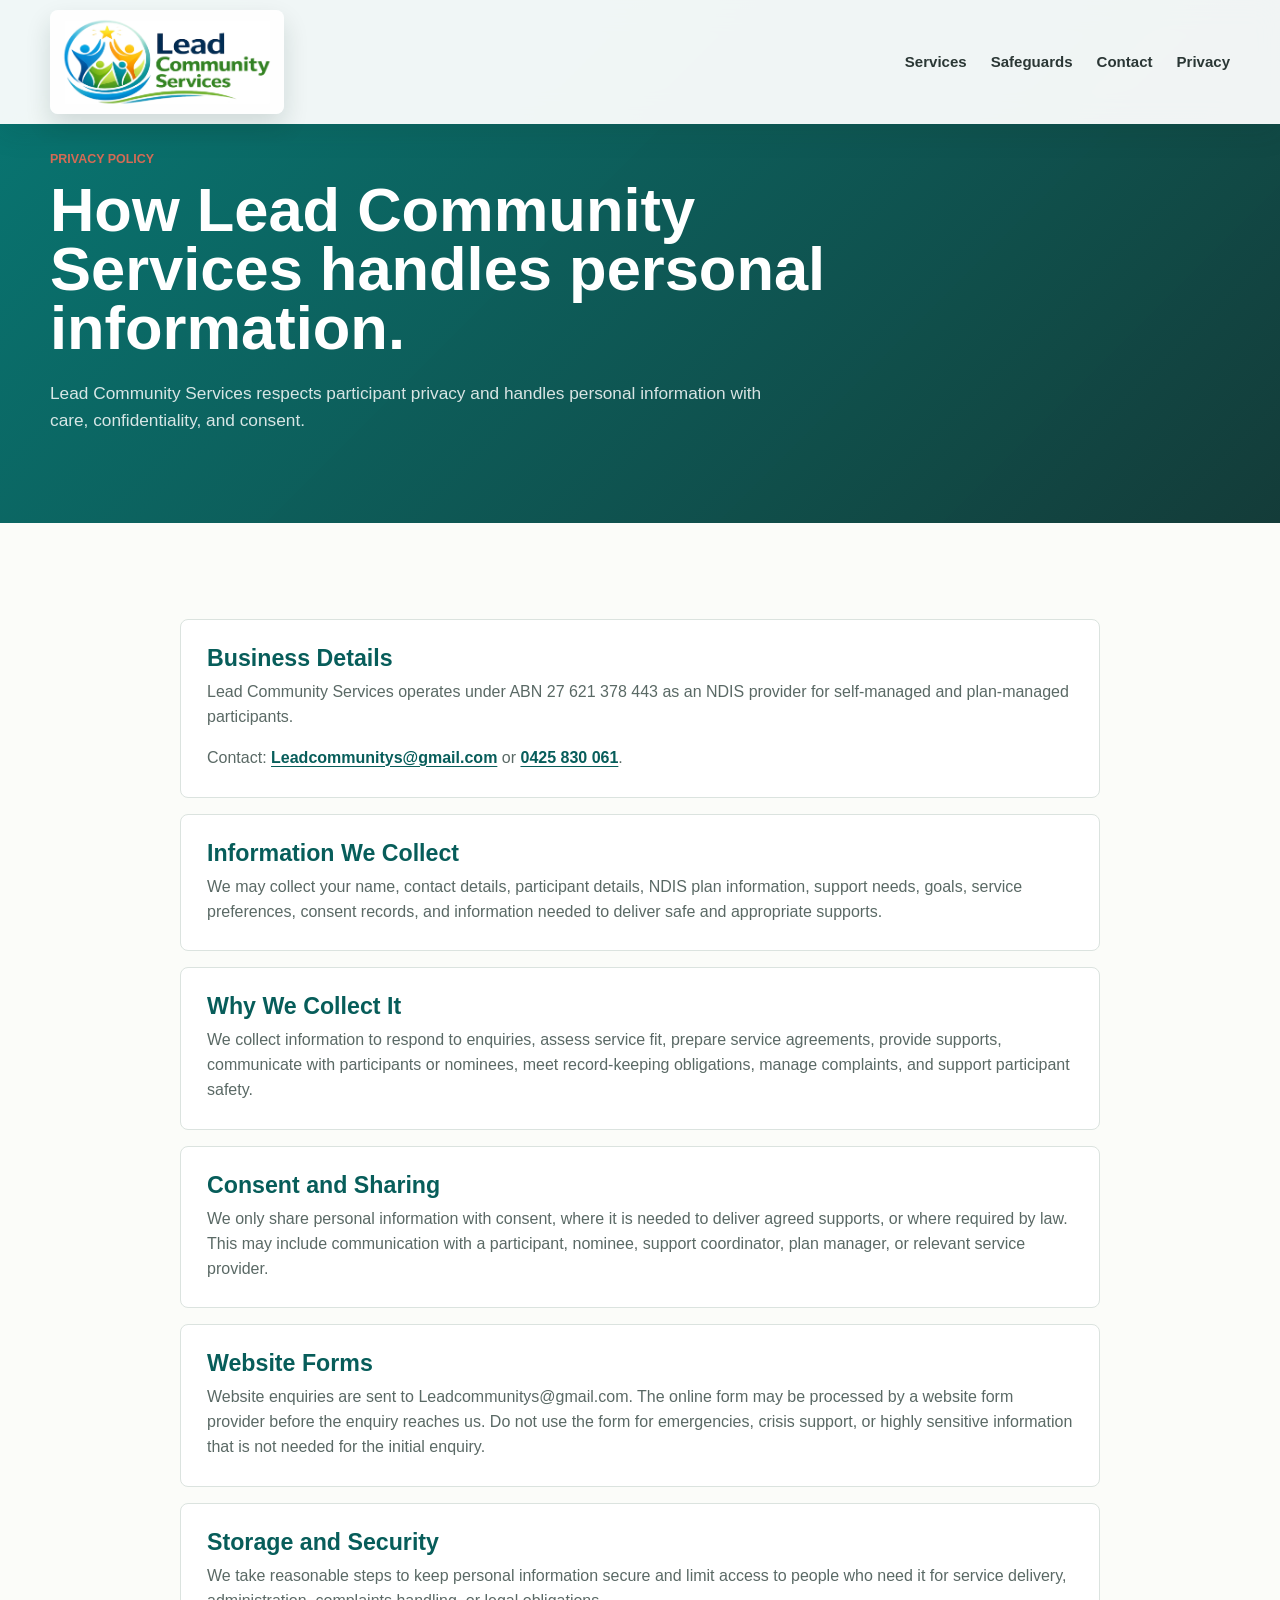
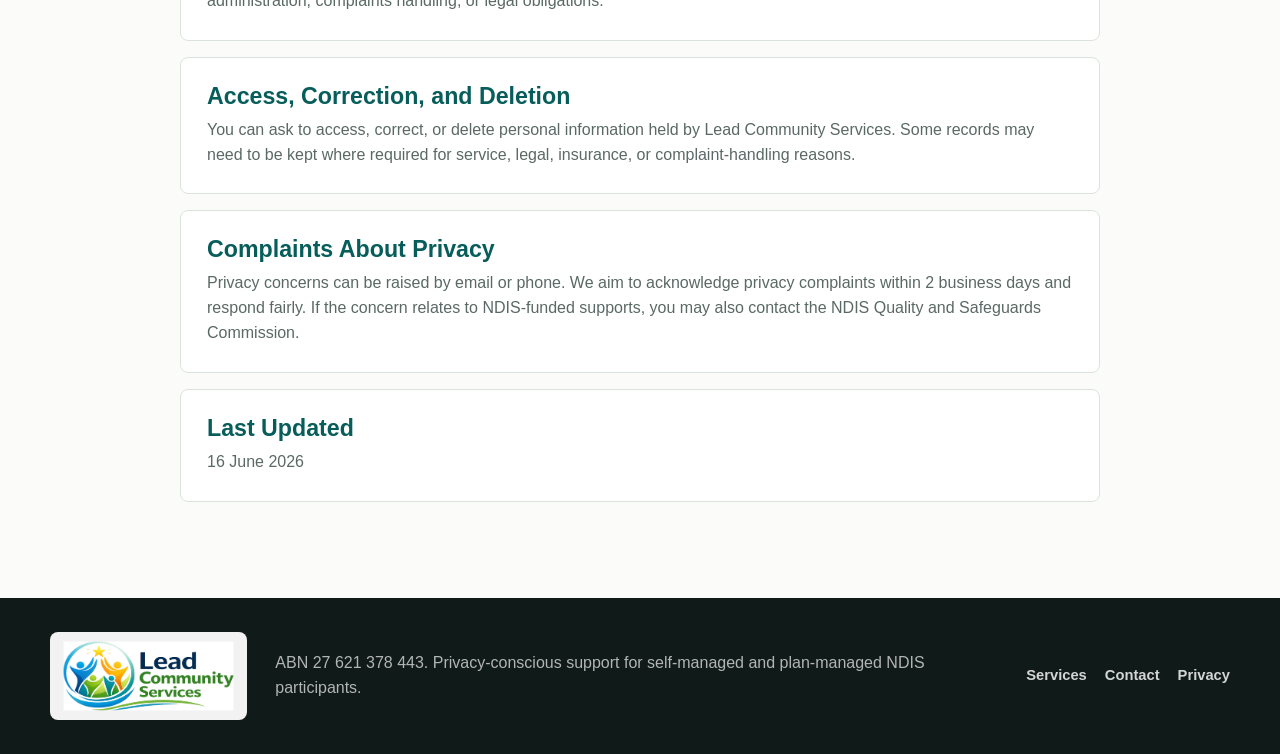
<file: privacy.html>
<!doctype html>
<html lang="en-AU">
  <head>
    <meta charset="utf-8">
    <meta name="viewport" content="width=device-width, initial-scale=1">
    <title>Privacy Policy | Lead Community Services</title>
    <meta
      name="description"
      content="Privacy Policy for Lead Community Services, an NDIS provider supporting self-managed and plan-managed participants."
    >
    <link rel="preload" href="assets/lead-community-services-logo.png" as="image">
    <link rel="icon" href="assets/lead-community-services-logo.png">
    <link rel="apple-touch-icon" href="assets/lead-community-services-logo.png">
    <link rel="stylesheet" href="styles.css">
  </head>
  <body class="policy-page">
    <a class="skip-link" href="#main">Skip to content</a>

    <header class="site-header is-scrolled" data-header>
      <div class="container header-inner">
        <a class="brand" href="index.html#top" aria-label="Lead Community Services home">
          <img class="brand-logo" src="assets/lead-community-services-logo.png" alt="Lead Community Services">
        </a>

        <button class="nav-toggle" type="button" aria-label="Open menu" aria-expanded="false" data-nav-toggle>
          <span></span>
          <span></span>
          <span></span>
        </button>

        <nav class="site-nav" aria-label="Primary navigation" data-nav>
          <a href="index.html#services">Services</a>
          <a href="index.html#safeguards">Safeguards</a>
          <a href="index.html#contact">Contact</a>
          <a href="privacy.html">Privacy</a>
        </nav>
      </div>
    </header>

    <main id="main">
      <section class="policy-hero">
        <div class="container">
          <p class="eyebrow">Privacy Policy</p>
          <h1>How Lead Community Services handles personal information.</h1>
          <p>
            Lead Community Services respects participant privacy and handles personal information with care, confidentiality, and consent.
          </p>
        </div>
      </section>

      <section class="section policy-section">
        <div class="container policy-content">
          <article>
            <h2>Business Details</h2>
            <p>Lead Community Services operates under ABN 27 621 378 443 as an NDIS provider for self-managed and plan-managed participants.</p>
            <p>Contact: <a href="mailto:Leadcommunitys@gmail.com">Leadcommunitys@gmail.com</a> or <a href="tel:+61425830061">0425 830 061</a>.</p>
          </article>

          <article>
            <h2>Information We Collect</h2>
            <p>We may collect your name, contact details, participant details, NDIS plan information, support needs, goals, service preferences, consent records, and information needed to deliver safe and appropriate supports.</p>
          </article>

          <article>
            <h2>Why We Collect It</h2>
            <p>We collect information to respond to enquiries, assess service fit, prepare service agreements, provide supports, communicate with participants or nominees, meet record-keeping obligations, manage complaints, and support participant safety.</p>
          </article>

          <article>
            <h2>Consent and Sharing</h2>
            <p>We only share personal information with consent, where it is needed to deliver agreed supports, or where required by law. This may include communication with a participant, nominee, support coordinator, plan manager, or relevant service provider.</p>
          </article>

          <article>
            <h2>Website Forms</h2>
            <p>Website enquiries are sent to Leadcommunitys@gmail.com. The online form may be processed by a website form provider before the enquiry reaches us. Do not use the form for emergencies, crisis support, or highly sensitive information that is not needed for the initial enquiry.</p>
          </article>

          <article>
            <h2>Storage and Security</h2>
            <p>We take reasonable steps to keep personal information secure and limit access to people who need it for service delivery, administration, complaints handling, or legal obligations.</p>
          </article>

          <article>
            <h2>Access, Correction, and Deletion</h2>
            <p>You can ask to access, correct, or delete personal information held by Lead Community Services. Some records may need to be kept where required for service, legal, insurance, or complaint-handling reasons.</p>
          </article>

          <article>
            <h2>Complaints About Privacy</h2>
            <p>Privacy concerns can be raised by email or phone. We aim to acknowledge privacy complaints within 2 business days and respond fairly. If the concern relates to NDIS-funded supports, you may also contact the NDIS Quality and Safeguards Commission.</p>
          </article>

          <article>
            <h2>Last Updated</h2>
            <p>16 June 2026</p>
          </article>
        </div>
      </section>
    </main>

    <footer class="site-footer">
      <div class="container footer-inner">
        <a class="brand footer-brand" href="index.html#top" aria-label="Lead Community Services home">
          <img class="brand-logo" src="assets/lead-community-services-logo.png" alt="Lead Community Services">
        </a>
        <p>ABN 27 621 378 443. Privacy-conscious support for self-managed and plan-managed NDIS participants.</p>
        <div class="footer-links">
          <a href="index.html#services">Services</a>
          <a href="index.html#contact">Contact</a>
          <a href="privacy.html">Privacy</a>
        </div>
      </div>
    </footer>

    <script src="script.js"></script>
  </body>
</html>
</file>
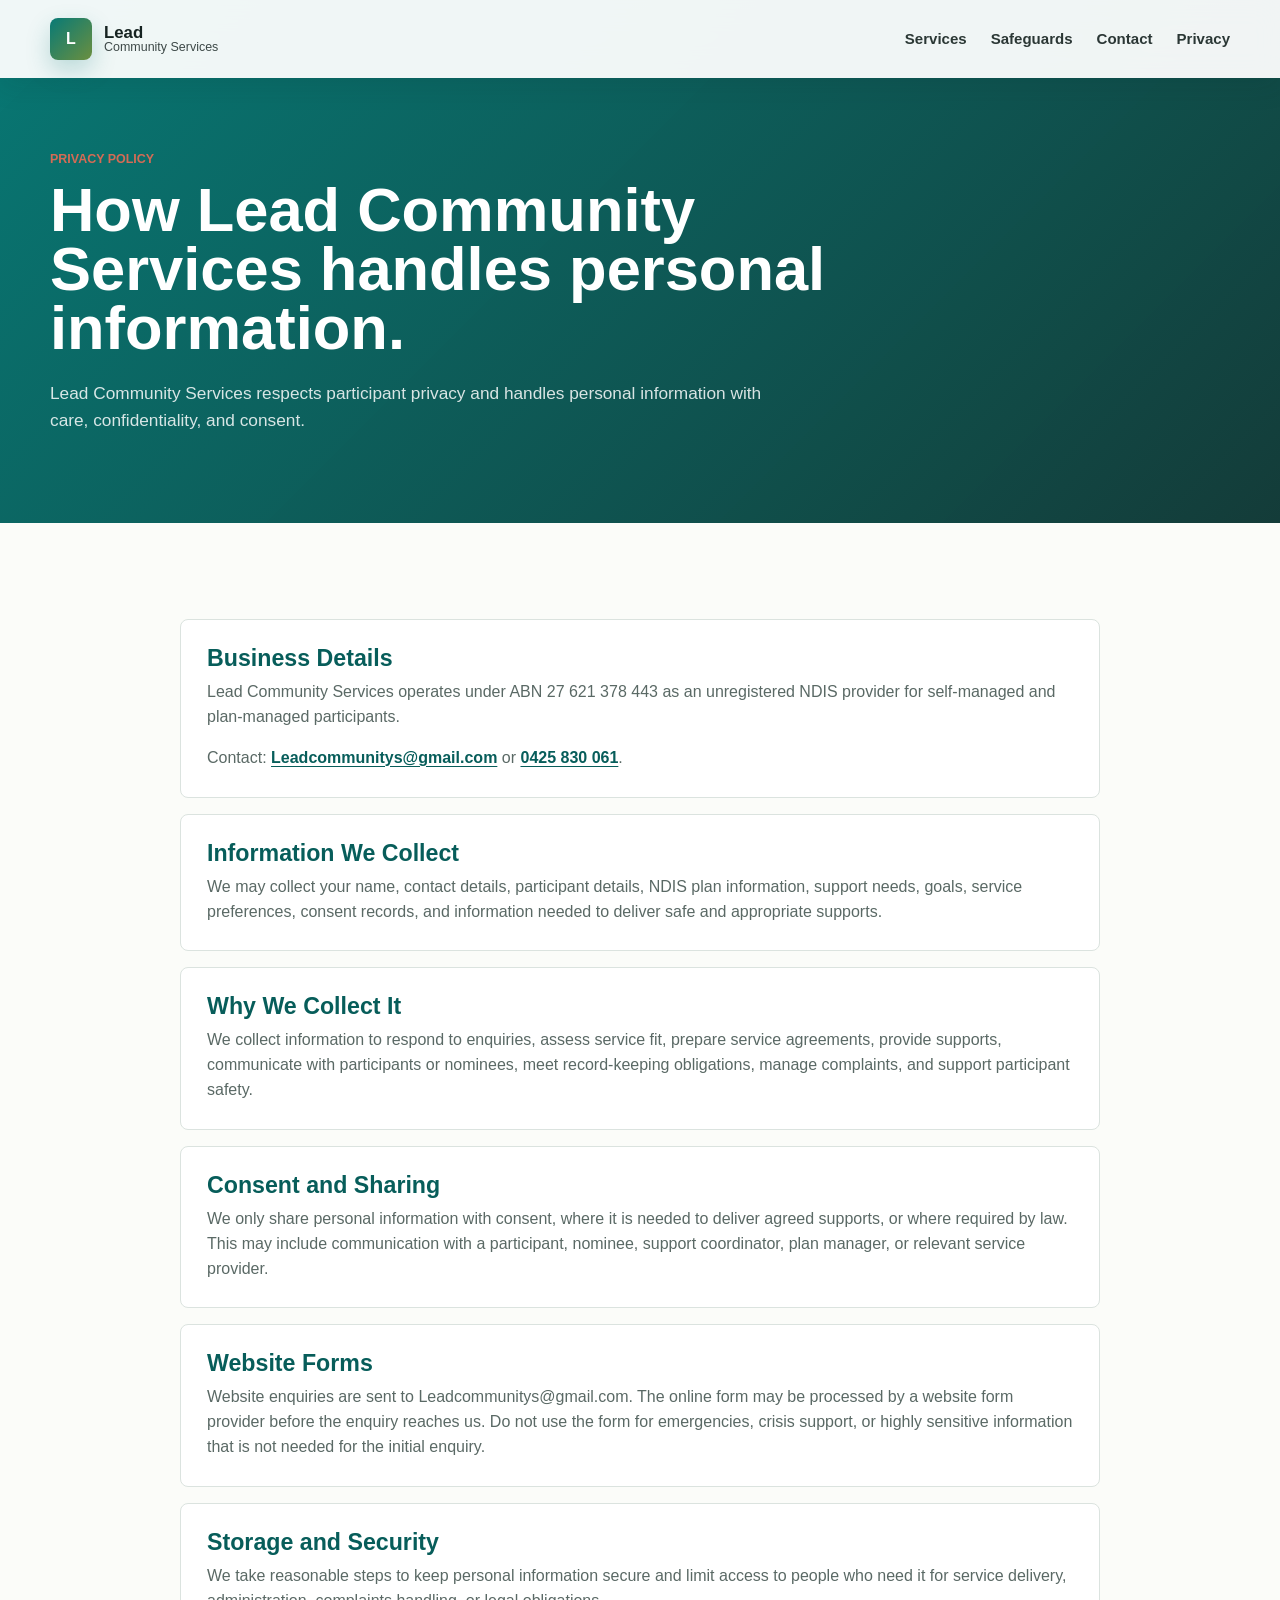
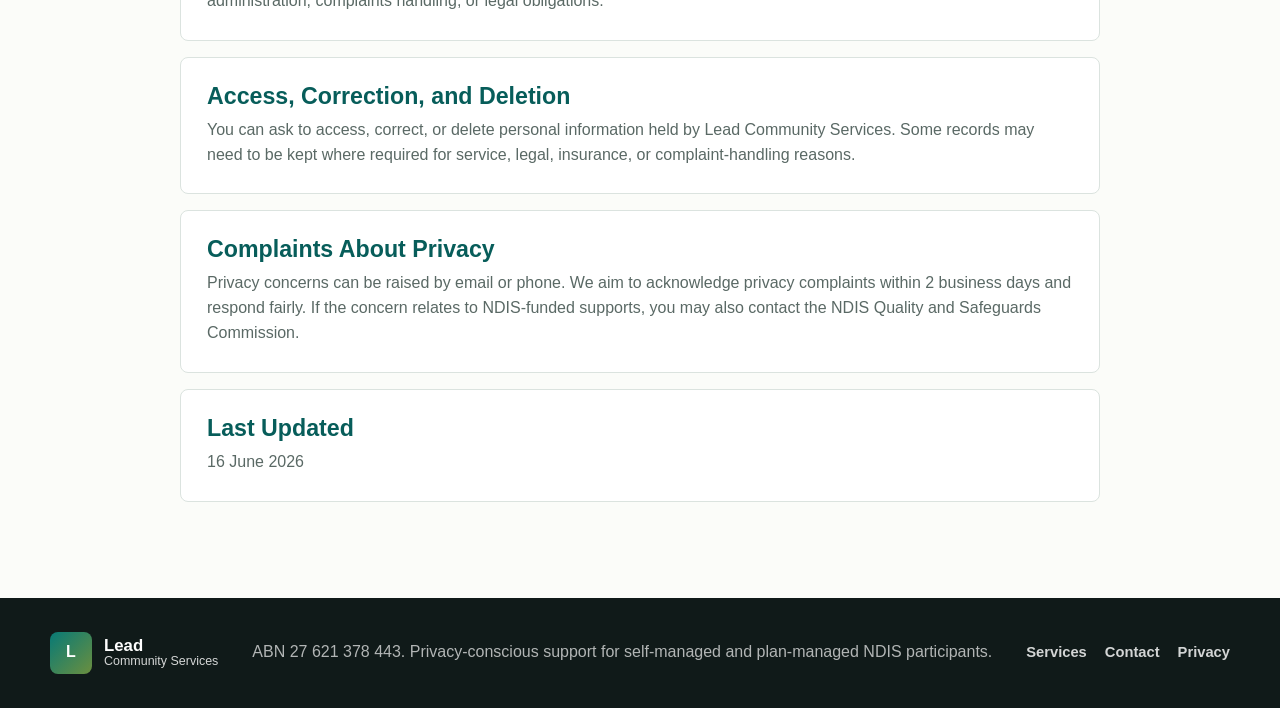
<file: lead-community-services/privacy.html>
<!doctype html>
<html lang="en-AU">
  <head>
    <meta charset="utf-8">
    <meta name="viewport" content="width=device-width, initial-scale=1">
    <title>Privacy Policy | Lead Community Services</title>
    <meta
      name="description"
      content="Privacy Policy for Lead Community Services, an unregistered NDIS provider supporting self-managed and plan-managed participants."
    >
    <link rel="stylesheet" href="styles.css">
  </head>
  <body class="policy-page">
    <a class="skip-link" href="#main">Skip to content</a>

    <header class="site-header is-scrolled" data-header>
      <div class="container header-inner">
        <a class="brand" href="index.html#top" aria-label="Lead Community Services home">
          <span class="brand-mark" aria-hidden="true">L</span>
          <span>
            <strong>Lead</strong>
            <span>Community Services</span>
          </span>
        </a>

        <button class="nav-toggle" type="button" aria-label="Open menu" aria-expanded="false" data-nav-toggle>
          <span></span>
          <span></span>
          <span></span>
        </button>

        <nav class="site-nav" aria-label="Primary navigation" data-nav>
          <a href="index.html#services">Services</a>
          <a href="index.html#safeguards">Safeguards</a>
          <a href="index.html#contact">Contact</a>
          <a href="privacy.html">Privacy</a>
        </nav>
      </div>
    </header>

    <main id="main">
      <section class="policy-hero">
        <div class="container">
          <p class="eyebrow">Privacy Policy</p>
          <h1>How Lead Community Services handles personal information.</h1>
          <p>
            Lead Community Services respects participant privacy and handles personal information with care, confidentiality, and consent.
          </p>
        </div>
      </section>

      <section class="section policy-section">
        <div class="container policy-content">
          <article>
            <h2>Business Details</h2>
            <p>Lead Community Services operates under ABN 27 621 378 443 as an unregistered NDIS provider for self-managed and plan-managed participants.</p>
            <p>Contact: <a href="mailto:Leadcommunitys@gmail.com">Leadcommunitys@gmail.com</a> or <a href="tel:+61425830061">0425 830 061</a>.</p>
          </article>

          <article>
            <h2>Information We Collect</h2>
            <p>We may collect your name, contact details, participant details, NDIS plan information, support needs, goals, service preferences, consent records, and information needed to deliver safe and appropriate supports.</p>
          </article>

          <article>
            <h2>Why We Collect It</h2>
            <p>We collect information to respond to enquiries, assess service fit, prepare service agreements, provide supports, communicate with participants or nominees, meet record-keeping obligations, manage complaints, and support participant safety.</p>
          </article>

          <article>
            <h2>Consent and Sharing</h2>
            <p>We only share personal information with consent, where it is needed to deliver agreed supports, or where required by law. This may include communication with a participant, nominee, support coordinator, plan manager, or relevant service provider.</p>
          </article>

          <article>
            <h2>Website Forms</h2>
            <p>Website enquiries are sent to Leadcommunitys@gmail.com. The online form may be processed by a website form provider before the enquiry reaches us. Do not use the form for emergencies, crisis support, or highly sensitive information that is not needed for the initial enquiry.</p>
          </article>

          <article>
            <h2>Storage and Security</h2>
            <p>We take reasonable steps to keep personal information secure and limit access to people who need it for service delivery, administration, complaints handling, or legal obligations.</p>
          </article>

          <article>
            <h2>Access, Correction, and Deletion</h2>
            <p>You can ask to access, correct, or delete personal information held by Lead Community Services. Some records may need to be kept where required for service, legal, insurance, or complaint-handling reasons.</p>
          </article>

          <article>
            <h2>Complaints About Privacy</h2>
            <p>Privacy concerns can be raised by email or phone. We aim to acknowledge privacy complaints within 2 business days and respond fairly. If the concern relates to NDIS-funded supports, you may also contact the NDIS Quality and Safeguards Commission.</p>
          </article>

          <article>
            <h2>Last Updated</h2>
            <p>16 June 2026</p>
          </article>
        </div>
      </section>
    </main>

    <footer class="site-footer">
      <div class="container footer-inner">
        <a class="brand footer-brand" href="index.html#top" aria-label="Lead Community Services home">
          <span class="brand-mark" aria-hidden="true">L</span>
          <span>
            <strong>Lead</strong>
            <span>Community Services</span>
          </span>
        </a>
        <p>ABN 27 621 378 443. Privacy-conscious support for self-managed and plan-managed NDIS participants.</p>
        <div class="footer-links">
          <a href="index.html#services">Services</a>
          <a href="index.html#contact">Contact</a>
          <a href="privacy.html">Privacy</a>
        </div>
      </div>
    </footer>

    <script src="script.js"></script>
  </body>
</html>
</file>
<file: styles.css>
:root {
  --ink: #162321;
  --muted: #5a6965;
  --paper: #fbfcf9;
  --white: #ffffff;
  --line: #dbe3df;
  --teal: #087a76;
  --teal-dark: #075d5a;
  --green: #6b8f3f;
  --coral: #d56b55;
  --gold: #e6ba59;
  --mist: #edf5f1;
  --shadow: 0 18px 45px rgba(14, 41, 37, 0.12);
  --radius: 8px;
  --max: 1180px;
}

* {
  box-sizing: border-box;
}

html {
  scroll-behavior: smooth;
}

body {
  margin: 0;
  color: var(--ink);
  background: var(--paper);
  font-family: Arial, Helvetica, sans-serif;
  line-height: 1.55;
}

body.is-ready .hero-image {
  animation: heroDrift 16s ease-in-out infinite alternate;
}

img {
  display: block;
  max-width: 100%;
}

a {
  color: inherit;
  text-decoration: none;
}

a:focus-visible,
button:focus-visible,
summary:focus-visible {
  outline: 3px solid rgba(230, 186, 89, 0.72);
  outline-offset: 4px;
}

button,
input,
select,
textarea {
  font: inherit;
}

.skip-link {
  position: absolute;
  left: 16px;
  top: 12px;
  z-index: 20;
  padding: 10px 14px;
  color: var(--white);
  background: var(--teal-dark);
  border-radius: 6px;
  transform: translateY(-140%);
}

.skip-link:focus {
  transform: translateY(0);
}

.container {
  width: min(calc(100% - 40px), var(--max));
  margin-inline: auto;
}

.site-header {
  position: fixed;
  inset: 0 0 auto 0;
  z-index: 10;
  color: var(--white);
  transition: background 180ms ease, box-shadow 180ms ease, color 180ms ease;
}

.site-header.is-scrolled,
.site-header.is-open {
  color: var(--ink);
  background: rgba(255, 255, 255, 0.94);
  box-shadow: 0 10px 26px rgba(14, 41, 37, 0.1);
  backdrop-filter: blur(14px);
}

.header-inner {
  min-height: 124px;
  display: flex;
  align-items: center;
  gap: 28px;
}

.brand {
  display: inline-flex;
  align-items: center;
  flex: 0 0 auto;
}

.brand-logo {
  width: auto;
  height: 104px;
  max-width: min(430px, 64vw);
  display: block;
  object-fit: contain;
  padding: 5px 9px;
  background: rgba(255, 255, 255, 0.94);
  border-radius: var(--radius);
  box-shadow: 0 12px 26px rgba(14, 41, 37, 0.14);
}

.brand-mark {
  width: 42px;
  height: 42px;
  display: inline-grid;
  place-items: center;
  color: var(--white);
  background: linear-gradient(135deg, var(--teal), var(--green));
  border-radius: var(--radius);
  font-weight: 800;
  box-shadow: 0 10px 24px rgba(8, 122, 118, 0.24);
}

.brand strong,
.brand span span {
  display: block;
  line-height: 1.05;
}

.brand strong {
  font-size: 1.05rem;
  letter-spacing: 0;
}

.brand span span {
  font-size: 0.78rem;
  opacity: 0.82;
}

.site-nav {
  margin-left: auto;
  display: flex;
  align-items: center;
  gap: 24px;
  font-size: 0.94rem;
  font-weight: 700;
}

.site-nav a {
  opacity: 0.9;
}

.site-nav a:hover,
.site-nav a:focus-visible {
  opacity: 1;
  color: var(--gold);
}

.header-action,
.button {
  min-height: 44px;
  display: inline-flex;
  align-items: center;
  justify-content: center;
  gap: 8px;
  border: 1px solid transparent;
  border-radius: 999px;
  font-weight: 800;
  white-space: nowrap;
  transition: transform 160ms ease, background 160ms ease, border-color 160ms ease;
}

.header-action {
  padding: 10px 18px;
  color: var(--white);
  background: var(--coral);
}

.site-header.is-scrolled .header-action,
.site-header.is-open .header-action {
  background: var(--teal);
}

.button {
  padding: 13px 22px;
}

.button:hover,
.button:focus-visible,
.header-action:hover,
.header-action:focus-visible {
  transform: translateY(-1px);
}

.button.primary {
  color: var(--white);
  background: var(--teal);
  box-shadow: 0 14px 30px rgba(8, 122, 118, 0.22);
}

.button.secondary {
  color: var(--white);
  border-color: rgba(255, 255, 255, 0.56);
  background: rgba(255, 255, 255, 0.12);
}

.nav-toggle {
  display: none;
  width: 44px;
  height: 44px;
  margin-left: auto;
  padding: 0;
  border: 1px solid currentColor;
  border-radius: 8px;
  color: inherit;
  background: transparent;
}

.nav-toggle span {
  width: 20px;
  height: 2px;
  margin: 4px auto;
  display: block;
  background: currentColor;
}

.hero {
  min-height: 92vh;
  position: relative;
  display: grid;
  align-items: center;
  overflow: hidden;
  isolation: isolate;
  padding: 118px 0 46px;
}

.hero-image,
.hero-overlay {
  position: absolute;
  inset: 0;
  width: 100%;
  height: 100%;
}

.hero-image {
  object-fit: cover;
  object-position: 62% center;
  z-index: -2;
}

.hero-overlay {
  z-index: -1;
  background:
    linear-gradient(90deg, rgba(12, 35, 31, 0.92) 0%, rgba(12, 35, 31, 0.74) 37%, rgba(12, 35, 31, 0.16) 72%, rgba(12, 35, 31, 0.05) 100%),
    linear-gradient(0deg, rgba(12, 35, 31, 0.25), rgba(12, 35, 31, 0.05));
}

.hero-content {
  color: var(--white);
}

.hero-content > * {
  animation: fadeUp 700ms ease both;
}

.hero-content > :nth-child(2) {
  animation-delay: 90ms;
}

.hero-content > :nth-child(3) {
  animation-delay: 180ms;
}

.hero-content > :nth-child(4) {
  animation-delay: 270ms;
}

.hero-content > :nth-child(5) {
  animation-delay: 360ms;
}

.eyebrow,
.mini-label {
  margin: 0 0 12px;
  color: var(--coral);
  font-size: 0.78rem;
  font-weight: 900;
  letter-spacing: 0;
  text-transform: uppercase;
}

.hero .eyebrow {
  color: var(--gold);
}

h1,
h2,
h3,
p {
  margin-top: 0;
}

h1 {
  max-width: 720px;
  margin-bottom: 22px;
  font-size: clamp(2.6rem, 6vw, 5.7rem);
  line-height: 0.96;
  letter-spacing: 0;
}

h2 {
  margin-bottom: 16px;
  font-size: clamp(2rem, 3.5vw, 3.45rem);
  line-height: 1.04;
  letter-spacing: 0;
}

h3 {
  margin-bottom: 9px;
  font-size: 1.12rem;
  line-height: 1.25;
}

.hero-copy {
  max-width: 610px;
  margin-bottom: 30px;
  color: rgba(255, 255, 255, 0.9);
  font-size: 1.12rem;
}

.hero-actions {
  display: flex;
  flex-wrap: wrap;
  gap: 12px;
  margin-bottom: 44px;
}

.hero-stats {
  width: min(100%, 760px);
  display: grid;
  grid-template-columns: repeat(3, 1fr);
  margin: 0;
  border: 1px solid rgba(255, 255, 255, 0.24);
  border-radius: var(--radius);
  background: rgba(4, 36, 34, 0.42);
  backdrop-filter: blur(10px);
}

.hero-stats div {
  padding: 20px;
}

.hero-stats div + div {
  border-left: 1px solid rgba(255, 255, 255, 0.18);
}

.hero-stats dt {
  margin-bottom: 4px;
  color: var(--gold);
  font-size: 1.7rem;
  font-weight: 900;
}

.hero-stats dd {
  margin: 0;
  color: rgba(255, 255, 255, 0.82);
  font-size: 0.92rem;
}

.trust-band {
  background: var(--white);
  border-bottom: 1px solid var(--line);
}

.trust-grid {
  display: grid;
  grid-template-columns: repeat(3, 1fr);
}

.trust-grid > div {
  min-height: 150px;
  padding: 34px 30px;
  border-left: 1px solid var(--line);
}

.trust-grid > div:last-child {
  border-right: 1px solid var(--line);
}

.trust-grid strong {
  display: block;
  max-width: 270px;
  font-size: 1.05rem;
}

.section {
  padding: 96px 0;
}

.section-heading {
  max-width: 780px;
  margin-bottom: 36px;
}

.section-heading p:not(.eyebrow),
.split-copy p,
.contact-copy p {
  color: var(--muted);
  font-size: 1.05rem;
}

.compliance-note {
  padding: 16px 18px;
  border-left: 4px solid var(--teal);
  border-radius: 0 var(--radius) var(--radius) 0;
  background: var(--mist);
  color: #31413e;
  font-weight: 700;
}

.section-heading.compact {
  margin-bottom: 28px;
}

.service-grid {
  display: grid;
  grid-template-columns: repeat(3, 1fr);
  gap: 18px;
}

.service-card {
  min-height: 252px;
  padding: 26px;
  background: var(--white);
  border: 1px solid var(--line);
  border-radius: var(--radius);
  box-shadow: 0 12px 28px rgba(14, 41, 37, 0.06);
  transform: perspective(900px) rotateX(var(--tilt-y, 0deg)) rotateY(var(--tilt-x, 0deg)) translateY(0);
  transition: transform 180ms ease, box-shadow 180ms ease, border-color 180ms ease;
  will-change: transform;
}

.service-card:hover {
  border-color: rgba(8, 122, 118, 0.35);
  box-shadow: 0 22px 42px rgba(14, 41, 37, 0.12);
}

.card-icon {
  width: 44px;
  height: 44px;
  display: inline-grid;
  place-items: center;
  margin-bottom: 24px;
  color: var(--teal-dark);
  background: var(--mist);
  border-radius: 8px;
  font-size: 0.8rem;
  font-weight: 900;
}

.service-card p,
.process-grid p,
.faq-list p,
.site-footer p {
  color: var(--muted);
}

.split-section {
  padding: 90px 0;
  background: var(--mist);
}

.split-grid {
  display: grid;
  grid-template-columns: minmax(0, 1.08fr) minmax(320px, 0.92fr);
  gap: 58px;
  align-items: center;
}

.image-panel {
  overflow: hidden;
  border-radius: var(--radius);
  box-shadow: var(--shadow);
}

.image-panel img {
  width: 100%;
  aspect-ratio: 4 / 3;
  object-fit: cover;
}

.check-list {
  display: grid;
  gap: 14px;
  margin: 26px 0 0;
  padding: 0;
  list-style: none;
}

.check-list li {
  position: relative;
  padding-left: 34px;
  color: #31413e;
  font-weight: 700;
}

.check-list li::before {
  content: "";
  position: absolute;
  left: 0;
  top: 0.25em;
  width: 20px;
  height: 20px;
  border-radius: 50%;
  background: var(--teal);
}

.check-list li::after {
  content: "";
  position: absolute;
  left: 7px;
  top: 0.54em;
  width: 6px;
  height: 10px;
  border: solid var(--white);
  border-width: 0 2px 2px 0;
  transform: rotate(45deg);
}

.process-section {
  background: var(--white);
}

.safeguards-section {
  background: var(--white);
  border-top: 1px solid var(--line);
  border-bottom: 1px solid var(--line);
}

.safeguards-grid {
  display: grid;
  grid-template-columns: repeat(4, 1fr);
  gap: 18px;
}

.safeguards-grid article {
  min-height: 230px;
  padding: 24px;
  border-radius: var(--radius);
  background: var(--paper);
  border: 1px solid var(--line);
}

.safeguards-grid h3 {
  color: var(--teal-dark);
}

.safeguards-grid p {
  margin-bottom: 0;
  color: var(--muted);
}

.practice-panel {
  display: grid;
  grid-template-columns: repeat(2, 1fr);
  gap: 18px;
  margin-top: 22px;
}

.practice-panel > div {
  padding: 24px;
  border-left: 4px solid var(--green);
  border-radius: 0 var(--radius) var(--radius) 0;
  background: var(--mist);
}

.practice-panel h3 {
  color: var(--teal-dark);
}

.practice-panel p {
  margin-bottom: 0;
  color: var(--muted);
}

.resource-links {
  display: flex;
  flex-wrap: wrap;
  gap: 10px;
  margin-top: 22px;
}

.resource-links a {
  display: inline-flex;
  align-items: center;
  min-height: 42px;
  padding: 10px 14px;
  border: 1px solid var(--line);
  border-radius: 999px;
  color: var(--teal-dark);
  background: var(--white);
  font-size: 0.92rem;
  font-weight: 800;
}

.resource-links a:hover,
.resource-links a:focus-visible {
  border-color: var(--teal);
  background: var(--mist);
}

.process-grid {
  display: grid;
  grid-template-columns: repeat(3, 1fr);
  gap: 20px;
}

.process-grid article {
  padding: 30px;
  border-top: 4px solid var(--teal);
  border-radius: 0 0 var(--radius) var(--radius);
  background: var(--paper);
}

.process-grid span {
  width: 42px;
  height: 42px;
  display: inline-grid;
  place-items: center;
  margin-bottom: 24px;
  color: var(--white);
  background: var(--teal);
  border-radius: 999px;
  font-weight: 900;
}

.testimonial-band {
  padding: 76px 0;
  color: var(--white);
  background: #143b38;
}

.testimonial-inner {
  display: grid;
  grid-template-columns: 0.8fr 1.2fr;
  gap: 52px;
  align-items: start;
}

.testimonial-band .eyebrow {
  color: var(--gold);
}

.testimonial-band h2 {
  margin-bottom: 0;
}

figure {
  margin: 0;
}

blockquote {
  margin: 0 0 18px;
  font-size: clamp(1.45rem, 2.6vw, 2.2rem);
  line-height: 1.2;
}

figcaption {
  color: rgba(255, 255, 255, 0.68);
  font-weight: 700;
}

.faq-grid {
  display: grid;
  grid-template-columns: 0.8fr 1.2fr;
  gap: 52px;
}

.faq-list {
  display: grid;
  gap: 12px;
}

details {
  background: var(--white);
  border: 1px solid var(--line);
  border-radius: var(--radius);
}

summary {
  cursor: pointer;
  padding: 20px 22px;
  font-weight: 900;
}

details p {
  margin: 0;
  padding: 0 22px 22px;
}

details[open] {
  box-shadow: 0 12px 28px rgba(14, 41, 37, 0.07);
}

details[open] p {
  animation: fadeDown 220ms ease both;
}

.contact-section {
  padding: 96px 0;
  color: var(--white);
  background:
    linear-gradient(135deg, rgba(8, 122, 118, 0.96), rgba(20, 59, 56, 0.98)),
    var(--teal);
}

.contact-grid {
  display: grid;
  grid-template-columns: minmax(0, 0.85fr) minmax(340px, 1.15fr);
  gap: 58px;
  align-items: start;
}

.contact-section .eyebrow {
  color: var(--gold);
}

.contact-copy p {
  color: rgba(255, 255, 255, 0.82);
}

.contact-methods {
  display: grid;
  gap: 12px;
  margin-top: 28px;
}

.contact-methods a {
  color: var(--white);
  font-weight: 900;
}

.contact-methods span {
  color: rgba(255, 255, 255, 0.82);
  font-weight: 800;
}

.referral-form {
  display: grid;
  grid-template-columns: repeat(2, 1fr);
  gap: 18px;
  padding: 28px;
  color: var(--ink);
  background: var(--white);
  border-radius: var(--radius);
  box-shadow: var(--shadow);
}

.referral-form label {
  display: grid;
  gap: 8px;
  color: #32413e;
  font-size: 0.9rem;
  font-weight: 900;
}

.referral-form label:nth-of-type(3),
.referral-form label:nth-of-type(4),
.consent-field,
.form-button,
.form-note {
  grid-column: 1 / -1;
}

.consent-field {
  display: flex !important;
  align-items: flex-start;
  gap: 10px !important;
  font-weight: 700 !important;
  line-height: 1.4;
}

.consent-field input {
  width: 18px;
  min-width: 18px;
  height: 18px;
  margin-top: 2px;
}

.referral-form input,
.referral-form select,
.referral-form textarea {
  width: 100%;
  border: 1px solid #cfdad6;
  border-radius: 8px;
  padding: 12px 13px;
  color: var(--ink);
  background: #f8faf8;
}

.referral-form input:focus,
.referral-form select:focus,
.referral-form textarea:focus {
  outline: 3px solid rgba(230, 186, 89, 0.38);
  border-color: var(--teal);
}

.referral-form .consent-field input {
  width: 18px;
  min-width: 18px;
  height: 18px;
  padding: 0;
}

.referral-form textarea {
  resize: vertical;
  min-height: 134px;
}

.form-button {
  border: 0;
  cursor: pointer;
}

.form-note {
  margin: 0;
  color: var(--muted);
  font-size: 0.88rem;
}

.site-footer {
  padding: 34px 0;
  background: #101a19;
  color: var(--white);
}

.footer-inner {
  display: flex;
  align-items: center;
  justify-content: space-between;
  gap: 28px;
}

.footer-brand .brand-mark {
  box-shadow: none;
}

.footer-brand .brand-logo {
  height: 88px;
  box-shadow: none;
}

.site-footer p {
  margin: 0;
  color: rgba(255, 255, 255, 0.68);
}

.footer-links {
  display: flex;
  gap: 18px;
  color: rgba(255, 255, 255, 0.82);
  font-size: 0.92rem;
  font-weight: 700;
}

.policy-hero {
  padding: 150px 0 72px;
  color: var(--white);
  background:
    linear-gradient(135deg, rgba(8, 122, 118, 0.95), rgba(20, 59, 56, 0.98)),
    var(--teal-dark);
}

.policy-hero h1 {
  max-width: 820px;
  font-size: clamp(2.35rem, 4.8vw, 4.7rem);
}

.policy-hero p:not(.eyebrow) {
  max-width: 740px;
  color: rgba(255, 255, 255, 0.84);
  font-size: 1.08rem;
}

.policy-content {
  display: grid;
  gap: 16px;
  max-width: 920px;
}

.policy-content article {
  padding: 26px;
  border: 1px solid var(--line);
  border-radius: var(--radius);
  background: var(--white);
}

.policy-content h2 {
  margin-bottom: 10px;
  color: var(--teal-dark);
  font-size: 1.45rem;
}

.policy-content p {
  color: var(--muted);
}

.policy-content p:last-child {
  margin-bottom: 0;
}

.policy-content a {
  color: var(--teal-dark);
  font-weight: 800;
  text-decoration: underline;
  text-underline-offset: 3px;
}

.reveal {
  opacity: 0;
  transform: translateY(28px);
  transition: opacity 620ms ease, transform 620ms ease;
}

.reveal.is-visible {
  opacity: 1;
  transform: translateY(0);
}

.service-card.reveal,
.safeguards-grid article.reveal,
.process-grid article.reveal,
.trust-grid > div.reveal {
  transition-delay: calc(var(--reveal-index, 0) * 70ms);
}

@keyframes fadeUp {
  from {
    opacity: 0;
    transform: translateY(22px);
  }
  to {
    opacity: 1;
    transform: translateY(0);
  }
}

@keyframes fadeDown {
  from {
    opacity: 0;
    transform: translateY(-6px);
  }
  to {
    opacity: 1;
    transform: translateY(0);
  }
}

@keyframes heroDrift {
  from {
    transform: scale(1.01) translate3d(0, 0, 0);
  }
  to {
    transform: scale(1.055) translate3d(-1.2%, 0, 0);
  }
}

@media (prefers-reduced-motion: reduce) {
  *,
  *::before,
  *::after {
    animation-duration: 1ms !important;
    animation-iteration-count: 1 !important;
    scroll-behavior: auto !important;
    transition-duration: 1ms !important;
  }

  .reveal {
    opacity: 1;
    transform: none;
  }

  body.is-ready .hero-image {
    animation: none;
  }
}

@media (max-width: 920px) {
  .container {
    width: min(calc(100% - 28px), var(--max));
  }

  .header-inner {
    min-height: 92px;
  }

  .nav-toggle {
    display: block;
  }

  .site-nav,
  .header-action {
    display: none;
  }

  .site-header.is-open .site-nav {
    position: absolute;
    left: 14px;
    right: 14px;
    top: 76px;
    display: grid;
    gap: 4px;
    padding: 12px;
    color: var(--ink);
    background: var(--white);
    border: 1px solid var(--line);
    border-radius: var(--radius);
    box-shadow: var(--shadow);
  }

  .site-header.is-open .site-nav a {
    padding: 12px;
  }

  .hero {
    min-height: auto;
    padding: 118px 0 38px;
  }

  .hero-image {
    object-position: 65% center;
  }

  .hero-overlay {
    background: linear-gradient(90deg, rgba(12, 35, 31, 0.94), rgba(12, 35, 31, 0.76) 56%, rgba(12, 35, 31, 0.36));
  }

  .hero-stats,
  .trust-grid,
  .service-grid,
  .safeguards-grid,
  .practice-panel,
  .process-grid,
  .testimonial-inner,
  .faq-grid,
  .contact-grid,
  .split-grid {
    grid-template-columns: 1fr;
  }

  .hero-stats div + div {
    border-left: 0;
    border-top: 1px solid rgba(255, 255, 255, 0.18);
  }

  .trust-grid > div,
  .trust-grid > div:last-child {
    min-height: auto;
    border-right: 1px solid var(--line);
  }

  .section,
  .split-section,
  .contact-section {
    padding: 70px 0;
  }

  .split-grid,
  .testimonial-inner,
  .faq-grid,
  .contact-grid {
    gap: 32px;
  }

  .footer-inner {
    align-items: flex-start;
    flex-direction: column;
  }
}

@media (max-width: 620px) {
  .brand span span {
    font-size: 0.72rem;
  }

  .brand-logo {
    height: 72px;
    max-width: min(310px, 68vw);
    padding: 4px 7px;
  }

  h1 {
    font-size: 2.45rem;
  }

  h2 {
    font-size: 2rem;
  }

  .hero-copy {
    font-size: 1rem;
  }

  .hero-actions,
  .button {
    width: 100%;
  }

  .hero-stats div,
  .trust-grid > div,
  .service-card,
  .process-grid article,
  .referral-form {
    padding: 22px;
  }

  .referral-form {
    grid-template-columns: 1fr;
  }

  .footer-links {
    flex-wrap: wrap;
  }
}
</file>
<file: lead-community-services/styles.css>
:root {
  --ink: #162321;
  --muted: #5a6965;
  --paper: #fbfcf9;
  --white: #ffffff;
  --line: #dbe3df;
  --teal: #087a76;
  --teal-dark: #075d5a;
  --green: #6b8f3f;
  --coral: #d56b55;
  --gold: #e6ba59;
  --mist: #edf5f1;
  --shadow: 0 18px 45px rgba(14, 41, 37, 0.12);
  --radius: 8px;
  --max: 1180px;
}

* {
  box-sizing: border-box;
}

html {
  scroll-behavior: smooth;
}

body {
  margin: 0;
  color: var(--ink);
  background: var(--paper);
  font-family: Arial, Helvetica, sans-serif;
  line-height: 1.55;
}

body.is-ready .hero-image {
  animation: heroDrift 16s ease-in-out infinite alternate;
}

img {
  display: block;
  max-width: 100%;
}

a {
  color: inherit;
  text-decoration: none;
}

a:focus-visible,
button:focus-visible,
summary:focus-visible {
  outline: 3px solid rgba(230, 186, 89, 0.72);
  outline-offset: 4px;
}

button,
input,
select,
textarea {
  font: inherit;
}

.skip-link {
  position: absolute;
  left: 16px;
  top: 12px;
  z-index: 20;
  padding: 10px 14px;
  color: var(--white);
  background: var(--teal-dark);
  border-radius: 6px;
  transform: translateY(-140%);
}

.skip-link:focus {
  transform: translateY(0);
}

.container {
  width: min(calc(100% - 40px), var(--max));
  margin-inline: auto;
}

.site-header {
  position: fixed;
  inset: 0 0 auto 0;
  z-index: 10;
  color: var(--white);
  transition: background 180ms ease, box-shadow 180ms ease, color 180ms ease;
}

.site-header.is-scrolled,
.site-header.is-open {
  color: var(--ink);
  background: rgba(255, 255, 255, 0.94);
  box-shadow: 0 10px 26px rgba(14, 41, 37, 0.1);
  backdrop-filter: blur(14px);
}

.header-inner {
  min-height: 78px;
  display: flex;
  align-items: center;
  gap: 28px;
}

.brand {
  display: inline-flex;
  align-items: center;
  gap: 12px;
  flex: 0 0 auto;
}

.brand-mark {
  width: 42px;
  height: 42px;
  display: inline-grid;
  place-items: center;
  color: var(--white);
  background: linear-gradient(135deg, var(--teal), var(--green));
  border-radius: var(--radius);
  font-weight: 800;
  box-shadow: 0 10px 24px rgba(8, 122, 118, 0.24);
}

.brand strong,
.brand span span {
  display: block;
  line-height: 1.05;
}

.brand strong {
  font-size: 1.05rem;
  letter-spacing: 0;
}

.brand span span {
  font-size: 0.78rem;
  opacity: 0.82;
}

.site-nav {
  margin-left: auto;
  display: flex;
  align-items: center;
  gap: 24px;
  font-size: 0.94rem;
  font-weight: 700;
}

.site-nav a {
  opacity: 0.9;
}

.site-nav a:hover,
.site-nav a:focus-visible {
  opacity: 1;
  color: var(--gold);
}

.header-action,
.button {
  min-height: 44px;
  display: inline-flex;
  align-items: center;
  justify-content: center;
  gap: 8px;
  border: 1px solid transparent;
  border-radius: 999px;
  font-weight: 800;
  white-space: nowrap;
  transition: transform 160ms ease, background 160ms ease, border-color 160ms ease;
}

.header-action {
  padding: 10px 18px;
  color: var(--white);
  background: var(--coral);
}

.site-header.is-scrolled .header-action,
.site-header.is-open .header-action {
  background: var(--teal);
}

.button {
  padding: 13px 22px;
}

.button:hover,
.button:focus-visible,
.header-action:hover,
.header-action:focus-visible {
  transform: translateY(-1px);
}

.button.primary {
  color: var(--white);
  background: var(--teal);
  box-shadow: 0 14px 30px rgba(8, 122, 118, 0.22);
}

.button.secondary {
  color: var(--white);
  border-color: rgba(255, 255, 255, 0.56);
  background: rgba(255, 255, 255, 0.12);
}

.nav-toggle {
  display: none;
  width: 44px;
  height: 44px;
  margin-left: auto;
  padding: 0;
  border: 1px solid currentColor;
  border-radius: 8px;
  color: inherit;
  background: transparent;
}

.nav-toggle span {
  width: 20px;
  height: 2px;
  margin: 4px auto;
  display: block;
  background: currentColor;
}

.hero {
  min-height: 92vh;
  position: relative;
  display: grid;
  align-items: center;
  overflow: hidden;
  isolation: isolate;
  padding: 118px 0 46px;
}

.hero-image,
.hero-overlay {
  position: absolute;
  inset: 0;
  width: 100%;
  height: 100%;
}

.hero-image {
  object-fit: cover;
  object-position: 62% center;
  z-index: -2;
}

.hero-overlay {
  z-index: -1;
  background:
    linear-gradient(90deg, rgba(12, 35, 31, 0.92) 0%, rgba(12, 35, 31, 0.74) 37%, rgba(12, 35, 31, 0.16) 72%, rgba(12, 35, 31, 0.05) 100%),
    linear-gradient(0deg, rgba(12, 35, 31, 0.25), rgba(12, 35, 31, 0.05));
}

.hero-content {
  color: var(--white);
}

.hero-content > * {
  animation: fadeUp 700ms ease both;
}

.hero-content > :nth-child(2) {
  animation-delay: 90ms;
}

.hero-content > :nth-child(3) {
  animation-delay: 180ms;
}

.hero-content > :nth-child(4) {
  animation-delay: 270ms;
}

.hero-content > :nth-child(5) {
  animation-delay: 360ms;
}

.eyebrow,
.mini-label {
  margin: 0 0 12px;
  color: var(--coral);
  font-size: 0.78rem;
  font-weight: 900;
  letter-spacing: 0;
  text-transform: uppercase;
}

.hero .eyebrow {
  color: var(--gold);
}

h1,
h2,
h3,
p {
  margin-top: 0;
}

h1 {
  max-width: 720px;
  margin-bottom: 22px;
  font-size: clamp(2.6rem, 6vw, 5.7rem);
  line-height: 0.96;
  letter-spacing: 0;
}

h2 {
  margin-bottom: 16px;
  font-size: clamp(2rem, 3.5vw, 3.45rem);
  line-height: 1.04;
  letter-spacing: 0;
}

h3 {
  margin-bottom: 9px;
  font-size: 1.12rem;
  line-height: 1.25;
}

.hero-copy {
  max-width: 610px;
  margin-bottom: 30px;
  color: rgba(255, 255, 255, 0.9);
  font-size: 1.12rem;
}

.hero-actions {
  display: flex;
  flex-wrap: wrap;
  gap: 12px;
  margin-bottom: 44px;
}

.hero-stats {
  width: min(100%, 760px);
  display: grid;
  grid-template-columns: repeat(3, 1fr);
  margin: 0;
  border: 1px solid rgba(255, 255, 255, 0.24);
  border-radius: var(--radius);
  background: rgba(4, 36, 34, 0.42);
  backdrop-filter: blur(10px);
}

.hero-stats div {
  padding: 20px;
}

.hero-stats div + div {
  border-left: 1px solid rgba(255, 255, 255, 0.18);
}

.hero-stats dt {
  margin-bottom: 4px;
  color: var(--gold);
  font-size: 1.7rem;
  font-weight: 900;
}

.hero-stats dd {
  margin: 0;
  color: rgba(255, 255, 255, 0.82);
  font-size: 0.92rem;
}

.trust-band {
  background: var(--white);
  border-bottom: 1px solid var(--line);
}

.trust-grid {
  display: grid;
  grid-template-columns: repeat(3, 1fr);
}

.trust-grid > div {
  min-height: 150px;
  padding: 34px 30px;
  border-left: 1px solid var(--line);
}

.trust-grid > div:last-child {
  border-right: 1px solid var(--line);
}

.trust-grid strong {
  display: block;
  max-width: 270px;
  font-size: 1.05rem;
}

.section {
  padding: 96px 0;
}

.section-heading {
  max-width: 780px;
  margin-bottom: 36px;
}

.section-heading p:not(.eyebrow),
.split-copy p,
.contact-copy p {
  color: var(--muted);
  font-size: 1.05rem;
}

.compliance-note {
  padding: 16px 18px;
  border-left: 4px solid var(--teal);
  border-radius: 0 var(--radius) var(--radius) 0;
  background: var(--mist);
  color: #31413e;
  font-weight: 700;
}

.section-heading.compact {
  margin-bottom: 28px;
}

.service-grid {
  display: grid;
  grid-template-columns: repeat(3, 1fr);
  gap: 18px;
}

.service-card {
  min-height: 252px;
  padding: 26px;
  background: var(--white);
  border: 1px solid var(--line);
  border-radius: var(--radius);
  box-shadow: 0 12px 28px rgba(14, 41, 37, 0.06);
  transform: perspective(900px) rotateX(var(--tilt-y, 0deg)) rotateY(var(--tilt-x, 0deg)) translateY(0);
  transition: transform 180ms ease, box-shadow 180ms ease, border-color 180ms ease;
  will-change: transform;
}

.service-card:hover {
  border-color: rgba(8, 122, 118, 0.35);
  box-shadow: 0 22px 42px rgba(14, 41, 37, 0.12);
}

.card-icon {
  width: 44px;
  height: 44px;
  display: inline-grid;
  place-items: center;
  margin-bottom: 24px;
  color: var(--teal-dark);
  background: var(--mist);
  border-radius: 8px;
  font-size: 0.8rem;
  font-weight: 900;
}

.service-card p,
.process-grid p,
.faq-list p,
.site-footer p {
  color: var(--muted);
}

.split-section {
  padding: 90px 0;
  background: var(--mist);
}

.split-grid {
  display: grid;
  grid-template-columns: minmax(0, 1.08fr) minmax(320px, 0.92fr);
  gap: 58px;
  align-items: center;
}

.image-panel {
  overflow: hidden;
  border-radius: var(--radius);
  box-shadow: var(--shadow);
}

.image-panel img {
  width: 100%;
  aspect-ratio: 4 / 3;
  object-fit: cover;
}

.check-list {
  display: grid;
  gap: 14px;
  margin: 26px 0 0;
  padding: 0;
  list-style: none;
}

.check-list li {
  position: relative;
  padding-left: 34px;
  color: #31413e;
  font-weight: 700;
}

.check-list li::before {
  content: "";
  position: absolute;
  left: 0;
  top: 0.25em;
  width: 20px;
  height: 20px;
  border-radius: 50%;
  background: var(--teal);
}

.check-list li::after {
  content: "";
  position: absolute;
  left: 7px;
  top: 0.54em;
  width: 6px;
  height: 10px;
  border: solid var(--white);
  border-width: 0 2px 2px 0;
  transform: rotate(45deg);
}

.process-section {
  background: var(--white);
}

.safeguards-section {
  background: var(--white);
  border-top: 1px solid var(--line);
  border-bottom: 1px solid var(--line);
}

.safeguards-grid {
  display: grid;
  grid-template-columns: repeat(4, 1fr);
  gap: 18px;
}

.safeguards-grid article {
  min-height: 230px;
  padding: 24px;
  border-radius: var(--radius);
  background: var(--paper);
  border: 1px solid var(--line);
}

.safeguards-grid h3 {
  color: var(--teal-dark);
}

.safeguards-grid p {
  margin-bottom: 0;
  color: var(--muted);
}

.practice-panel {
  display: grid;
  grid-template-columns: repeat(2, 1fr);
  gap: 18px;
  margin-top: 22px;
}

.practice-panel > div {
  padding: 24px;
  border-left: 4px solid var(--green);
  border-radius: 0 var(--radius) var(--radius) 0;
  background: var(--mist);
}

.practice-panel h3 {
  color: var(--teal-dark);
}

.practice-panel p {
  margin-bottom: 0;
  color: var(--muted);
}

.resource-links {
  display: flex;
  flex-wrap: wrap;
  gap: 10px;
  margin-top: 22px;
}

.resource-links a {
  display: inline-flex;
  align-items: center;
  min-height: 42px;
  padding: 10px 14px;
  border: 1px solid var(--line);
  border-radius: 999px;
  color: var(--teal-dark);
  background: var(--white);
  font-size: 0.92rem;
  font-weight: 800;
}

.resource-links a:hover,
.resource-links a:focus-visible {
  border-color: var(--teal);
  background: var(--mist);
}

.process-grid {
  display: grid;
  grid-template-columns: repeat(3, 1fr);
  gap: 20px;
}

.process-grid article {
  padding: 30px;
  border-top: 4px solid var(--teal);
  border-radius: 0 0 var(--radius) var(--radius);
  background: var(--paper);
}

.process-grid span {
  width: 42px;
  height: 42px;
  display: inline-grid;
  place-items: center;
  margin-bottom: 24px;
  color: var(--white);
  background: var(--teal);
  border-radius: 999px;
  font-weight: 900;
}

.testimonial-band {
  padding: 76px 0;
  color: var(--white);
  background: #143b38;
}

.testimonial-inner {
  display: grid;
  grid-template-columns: 0.8fr 1.2fr;
  gap: 52px;
  align-items: start;
}

.testimonial-band .eyebrow {
  color: var(--gold);
}

.testimonial-band h2 {
  margin-bottom: 0;
}

figure {
  margin: 0;
}

blockquote {
  margin: 0 0 18px;
  font-size: clamp(1.45rem, 2.6vw, 2.2rem);
  line-height: 1.2;
}

figcaption {
  color: rgba(255, 255, 255, 0.68);
  font-weight: 700;
}

.faq-grid {
  display: grid;
  grid-template-columns: 0.8fr 1.2fr;
  gap: 52px;
}

.faq-list {
  display: grid;
  gap: 12px;
}

details {
  background: var(--white);
  border: 1px solid var(--line);
  border-radius: var(--radius);
}

summary {
  cursor: pointer;
  padding: 20px 22px;
  font-weight: 900;
}

details p {
  margin: 0;
  padding: 0 22px 22px;
}

details[open] {
  box-shadow: 0 12px 28px rgba(14, 41, 37, 0.07);
}

details[open] p {
  animation: fadeDown 220ms ease both;
}

.contact-section {
  padding: 96px 0;
  color: var(--white);
  background:
    linear-gradient(135deg, rgba(8, 122, 118, 0.96), rgba(20, 59, 56, 0.98)),
    var(--teal);
}

.contact-grid {
  display: grid;
  grid-template-columns: minmax(0, 0.85fr) minmax(340px, 1.15fr);
  gap: 58px;
  align-items: start;
}

.contact-section .eyebrow {
  color: var(--gold);
}

.contact-copy p {
  color: rgba(255, 255, 255, 0.82);
}

.contact-methods {
  display: grid;
  gap: 12px;
  margin-top: 28px;
}

.contact-methods a {
  color: var(--white);
  font-weight: 900;
}

.contact-methods span {
  color: rgba(255, 255, 255, 0.82);
  font-weight: 800;
}

.referral-form {
  display: grid;
  grid-template-columns: repeat(2, 1fr);
  gap: 18px;
  padding: 28px;
  color: var(--ink);
  background: var(--white);
  border-radius: var(--radius);
  box-shadow: var(--shadow);
}

.referral-form label {
  display: grid;
  gap: 8px;
  color: #32413e;
  font-size: 0.9rem;
  font-weight: 900;
}

.referral-form label:nth-of-type(3),
.referral-form label:nth-of-type(4),
.consent-field,
.form-button,
.form-note {
  grid-column: 1 / -1;
}

.consent-field {
  display: flex !important;
  align-items: flex-start;
  gap: 10px !important;
  font-weight: 700 !important;
  line-height: 1.4;
}

.consent-field input {
  width: 18px;
  min-width: 18px;
  height: 18px;
  margin-top: 2px;
}

.referral-form input,
.referral-form select,
.referral-form textarea {
  width: 100%;
  border: 1px solid #cfdad6;
  border-radius: 8px;
  padding: 12px 13px;
  color: var(--ink);
  background: #f8faf8;
}

.referral-form input:focus,
.referral-form select:focus,
.referral-form textarea:focus {
  outline: 3px solid rgba(230, 186, 89, 0.38);
  border-color: var(--teal);
}

.referral-form .consent-field input {
  width: 18px;
  min-width: 18px;
  height: 18px;
  padding: 0;
}

.referral-form textarea {
  resize: vertical;
  min-height: 134px;
}

.form-button {
  border: 0;
  cursor: pointer;
}

.form-note {
  margin: 0;
  color: var(--muted);
  font-size: 0.88rem;
}

.site-footer {
  padding: 34px 0;
  background: #101a19;
  color: var(--white);
}

.footer-inner {
  display: flex;
  align-items: center;
  justify-content: space-between;
  gap: 28px;
}

.footer-brand .brand-mark {
  box-shadow: none;
}

.site-footer p {
  margin: 0;
  color: rgba(255, 255, 255, 0.68);
}

.footer-links {
  display: flex;
  gap: 18px;
  color: rgba(255, 255, 255, 0.82);
  font-size: 0.92rem;
  font-weight: 700;
}

.policy-hero {
  padding: 150px 0 72px;
  color: var(--white);
  background:
    linear-gradient(135deg, rgba(8, 122, 118, 0.95), rgba(20, 59, 56, 0.98)),
    var(--teal-dark);
}

.policy-hero h1 {
  max-width: 820px;
  font-size: clamp(2.35rem, 4.8vw, 4.7rem);
}

.policy-hero p:not(.eyebrow) {
  max-width: 740px;
  color: rgba(255, 255, 255, 0.84);
  font-size: 1.08rem;
}

.policy-content {
  display: grid;
  gap: 16px;
  max-width: 920px;
}

.policy-content article {
  padding: 26px;
  border: 1px solid var(--line);
  border-radius: var(--radius);
  background: var(--white);
}

.policy-content h2 {
  margin-bottom: 10px;
  color: var(--teal-dark);
  font-size: 1.45rem;
}

.policy-content p {
  color: var(--muted);
}

.policy-content p:last-child {
  margin-bottom: 0;
}

.policy-content a {
  color: var(--teal-dark);
  font-weight: 800;
  text-decoration: underline;
  text-underline-offset: 3px;
}

.reveal {
  opacity: 0;
  transform: translateY(28px);
  transition: opacity 620ms ease, transform 620ms ease;
}

.reveal.is-visible {
  opacity: 1;
  transform: translateY(0);
}

.service-card.reveal,
.safeguards-grid article.reveal,
.process-grid article.reveal,
.trust-grid > div.reveal {
  transition-delay: calc(var(--reveal-index, 0) * 70ms);
}

@keyframes fadeUp {
  from {
    opacity: 0;
    transform: translateY(22px);
  }
  to {
    opacity: 1;
    transform: translateY(0);
  }
}

@keyframes fadeDown {
  from {
    opacity: 0;
    transform: translateY(-6px);
  }
  to {
    opacity: 1;
    transform: translateY(0);
  }
}

@keyframes heroDrift {
  from {
    transform: scale(1.01) translate3d(0, 0, 0);
  }
  to {
    transform: scale(1.055) translate3d(-1.2%, 0, 0);
  }
}

@media (prefers-reduced-motion: reduce) {
  *,
  *::before,
  *::after {
    animation-duration: 1ms !important;
    animation-iteration-count: 1 !important;
    scroll-behavior: auto !important;
    transition-duration: 1ms !important;
  }

  .reveal {
    opacity: 1;
    transform: none;
  }

  body.is-ready .hero-image {
    animation: none;
  }
}

@media (max-width: 920px) {
  .container {
    width: min(calc(100% - 28px), var(--max));
  }

  .header-inner {
    min-height: 70px;
  }

  .nav-toggle {
    display: block;
  }

  .site-nav,
  .header-action {
    display: none;
  }

  .site-header.is-open .site-nav {
    position: absolute;
    left: 14px;
    right: 14px;
    top: 76px;
    display: grid;
    gap: 4px;
    padding: 12px;
    color: var(--ink);
    background: var(--white);
    border: 1px solid var(--line);
    border-radius: var(--radius);
    box-shadow: var(--shadow);
  }

  .site-header.is-open .site-nav a {
    padding: 12px;
  }

  .hero {
    min-height: auto;
    padding: 118px 0 38px;
  }

  .hero-image {
    object-position: 65% center;
  }

  .hero-overlay {
    background: linear-gradient(90deg, rgba(12, 35, 31, 0.94), rgba(12, 35, 31, 0.76) 56%, rgba(12, 35, 31, 0.36));
  }

  .hero-stats,
  .trust-grid,
  .service-grid,
  .safeguards-grid,
  .practice-panel,
  .process-grid,
  .testimonial-inner,
  .faq-grid,
  .contact-grid,
  .split-grid {
    grid-template-columns: 1fr;
  }

  .hero-stats div + div {
    border-left: 0;
    border-top: 1px solid rgba(255, 255, 255, 0.18);
  }

  .trust-grid > div,
  .trust-grid > div:last-child {
    min-height: auto;
    border-right: 1px solid var(--line);
  }

  .section,
  .split-section,
  .contact-section {
    padding: 70px 0;
  }

  .split-grid,
  .testimonial-inner,
  .faq-grid,
  .contact-grid {
    gap: 32px;
  }

  .footer-inner {
    align-items: flex-start;
    flex-direction: column;
  }
}

@media (max-width: 620px) {
  .brand span span {
    font-size: 0.72rem;
  }

  h1 {
    font-size: 2.45rem;
  }

  h2 {
    font-size: 2rem;
  }

  .hero-copy {
    font-size: 1rem;
  }

  .hero-actions,
  .button {
    width: 100%;
  }

  .hero-stats div,
  .trust-grid > div,
  .service-card,
  .process-grid article,
  .referral-form {
    padding: 22px;
  }

  .referral-form {
    grid-template-columns: 1fr;
  }

  .footer-links {
    flex-wrap: wrap;
  }
}
</file>
